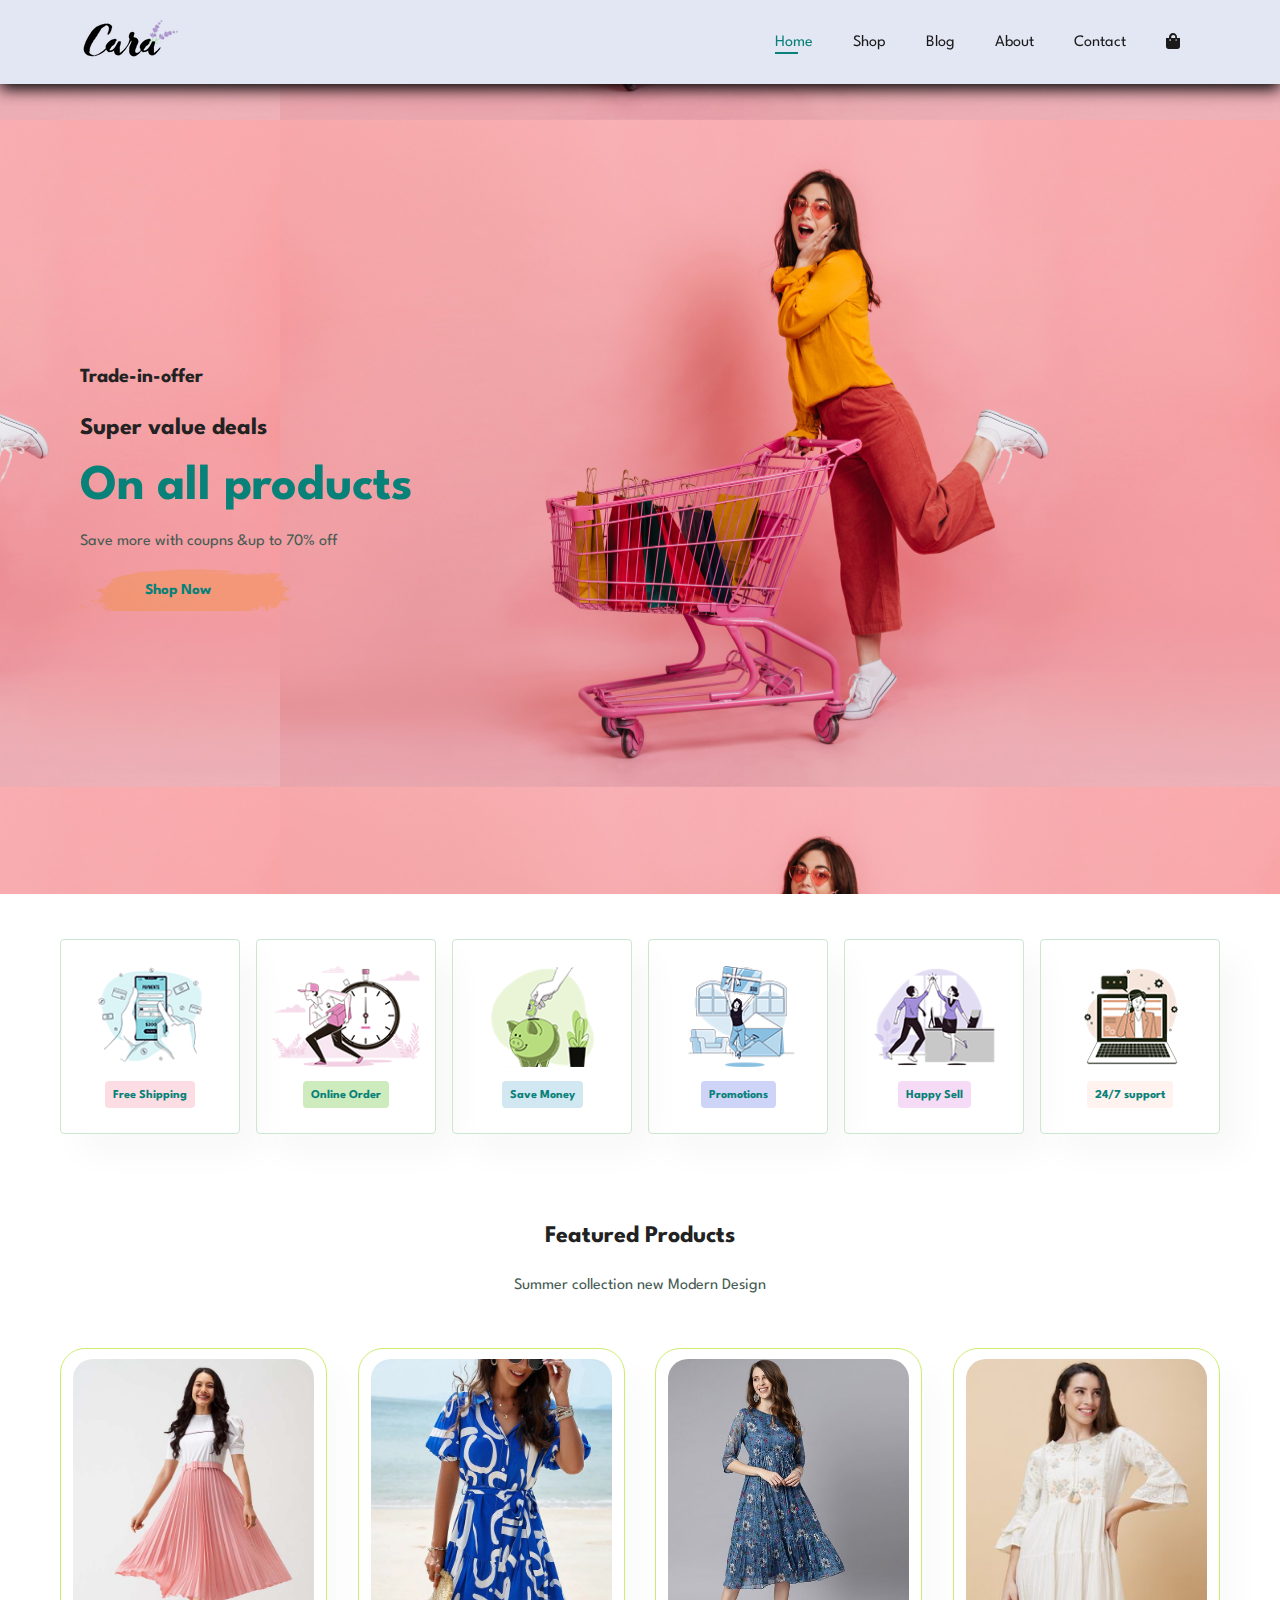
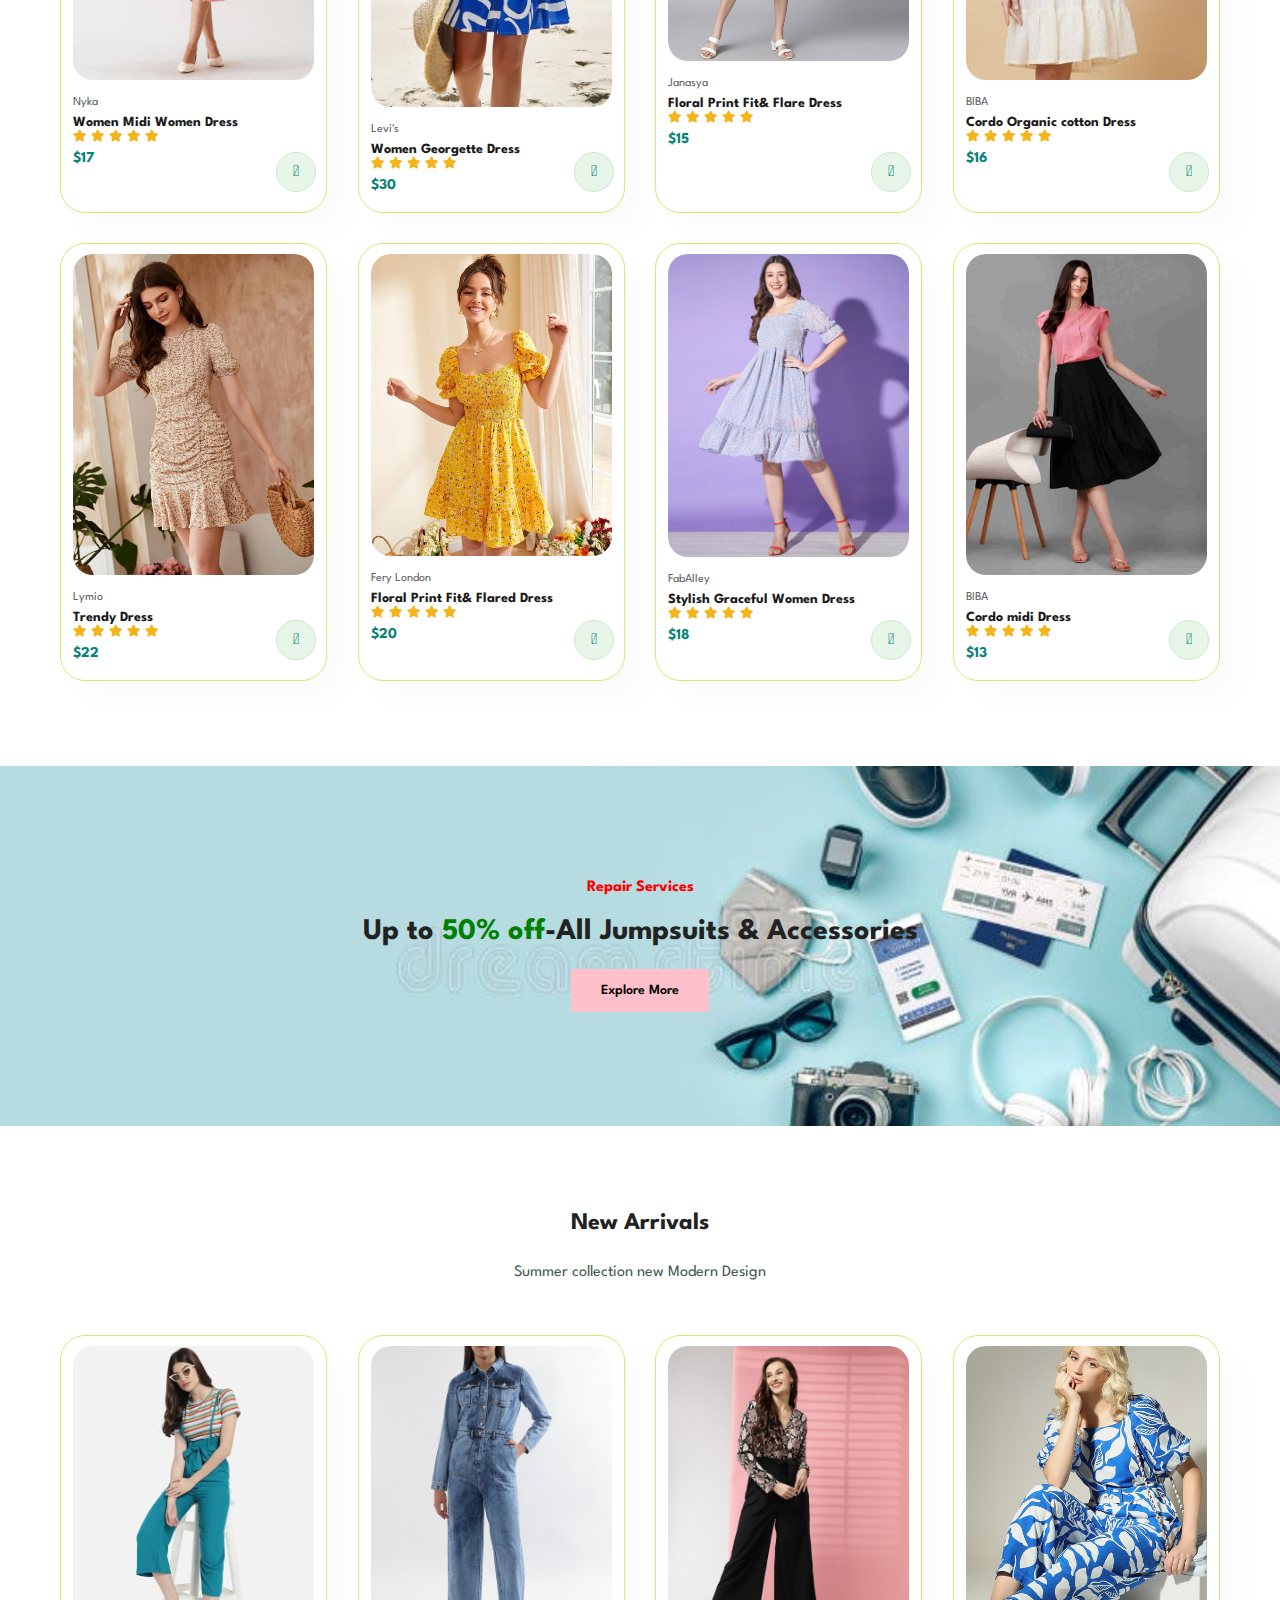
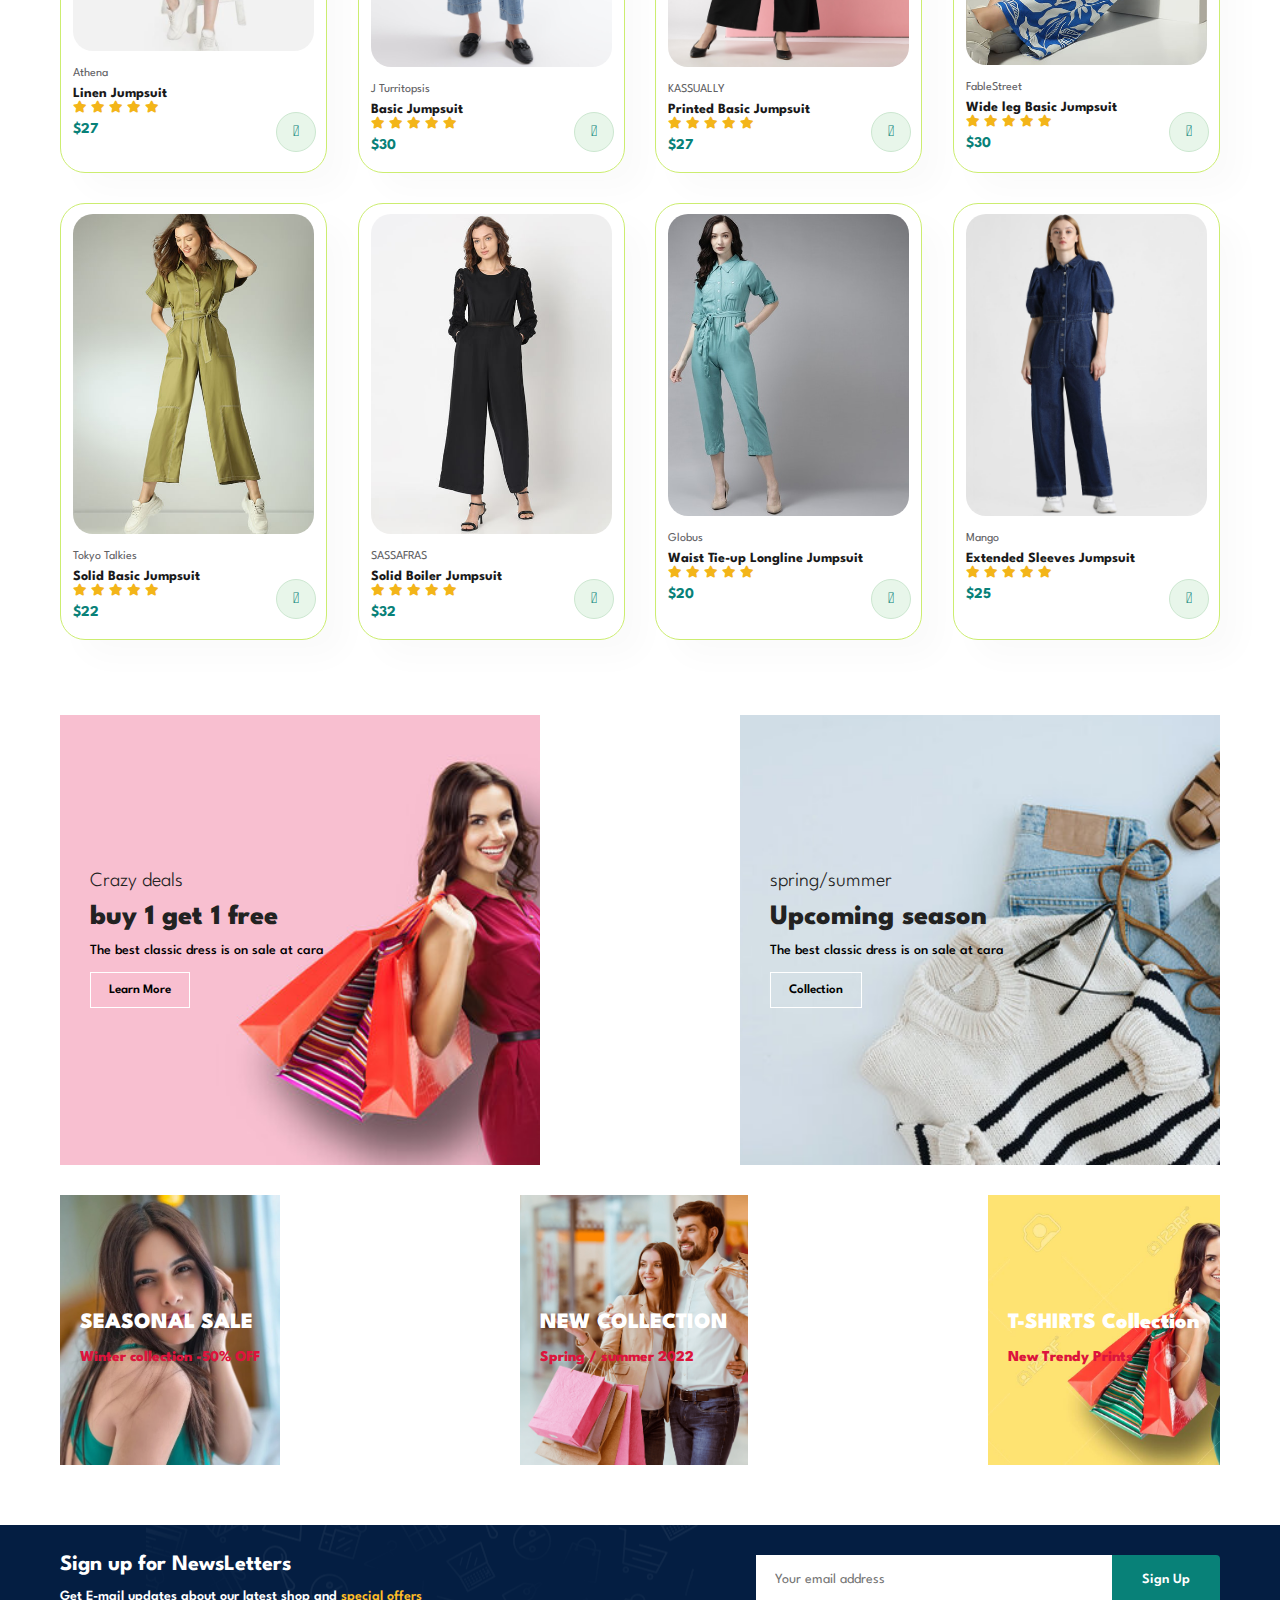
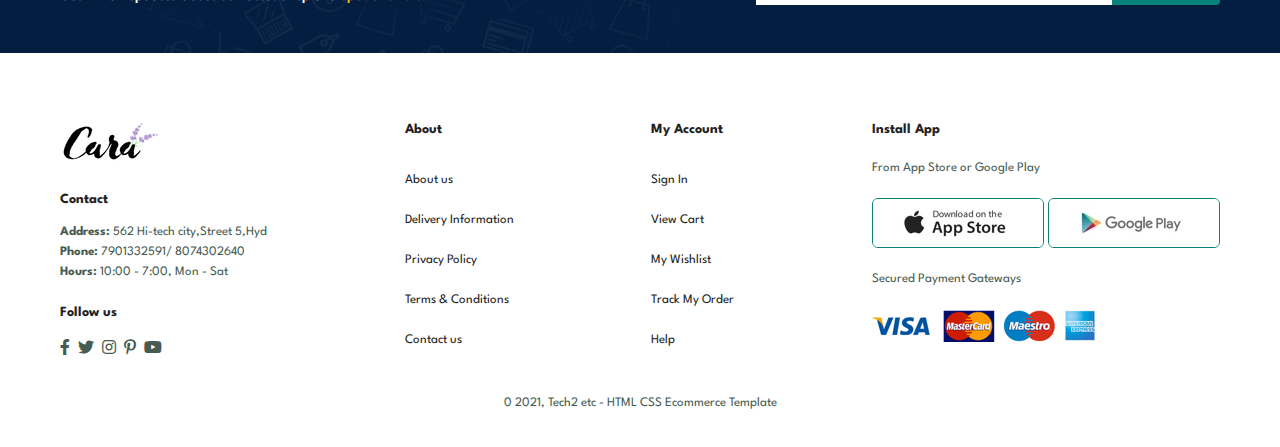
<file: E-Commerce Project/index.html>
<!DOCTYPE html>
<html lang="en">

<head>
    <meta charset="UTF-8">
    <meta http-equiv="X-UA-Compatible" content="IE-edge">
    <meta name="viewport" content="width=device-width,initial-scale=1.0">
    <title>Ecommerce Project</title>
    <link rel="stylesheet" href="https://pro.fontawesome.com/releases/v5.10.0/css/all.css" />
    <link rel="stylesheet" href="style.css">
</head>
<body>
    <section id="header">
       <a href="#"><img src="img/logo.png" class="logo" alt=""></a>

       <div>
          <ul id="navbar">
              <li><a class="active" href="index.html">Home</a></li>
              <li><a href="shop.html">Shop</a></li>
              <li><a href="blog.html">Blog</a></li>
              <li><a href="about.html">About</a></li>
              <li><a href="contact.html">Contact</a></li>
              <li id="lg-bag"><a href="cart.html"><i class="fa fa-shopping-bag" aria-hidden="true"></i></a></li>
              <a href="#" id="close"><i class="far fa-times"></i></a>
          </ul>
       </div>
       <div id="mobile">
        <a href="cart.html"><i class="fa fa-shopping-bag" aria-hidden="true"></i></a>
        <i id="bar" class="fas fa-outdent"></i>
       </div>
    </section>
    <section id="hero">
        <h4>Trade-in-offer</h4>
        <h2>Super value deals</h2>
        <h1>On all products</h1>
        <p>Save more with coupns &up to 70% off </p>
        <button>Shop Now</button>

    </section>

    <section id="feature" class="section-p1">
      <div class="fe-box">
        <img src="img/features/f1.png"alt="">
        <h6>Free Shipping</h6>
      </div>
      <div class="fe-box">
        <img src="img/features/f2.png"alt="">
        <h6>Online Order</h6>
      </div>
      <div class="fe-box">
        <img src="img/features/f3.png"alt="">
        <h6>Save Money</h6>
      </div>
      <div class="fe-box">
        <img src="img/features/f4.png"alt="">
        <h6>Promotions</h6>
      </div>
      <div class="fe-box">
        <img src="img/features/f5.png"alt="">
        <h6>Happy Sell</h6>
      </div>
      <div class="fe-box">
        <img src="img/features/f6.png"alt="">
        <h6>24/7 support</h6>
    </section>
    <section id="product1" class="section-p1">
       <h2>Featured Products</h2>
       <p>Summer collection new Modern Design</p>
       <div class="pro-container">
        <div class="pro">
          <img src="img/products/f1.jpg" alt="">
          <div class="des">
               <span>Nyka</span>
               <h5>Women Midi Women Dress</h5>
               <div class="star">
                   <i class="fas fa-star"></i>
                   <i class="fas fa-star"></i>
                   <i class="fas fa-star"></i>
                   <i class="fas fa-star"></i>
                   <i class="fas fa-star"></i>
               </div>
               <h4>$17</h4>
          </div>
          <a href="#"><i class="fal fa-shopping-cart cart"></i></a>
        </div>
        <div class="pro">
          <img src="img/products/f2.jpg" alt="">
          <div class="des">
               <span>Levi's</span>
               <h5>Women Georgette Dress</h5>
               <div class="star">
                   <i class="fas fa-star"></i>
                   <i class="fas fa-star"></i>
                   <i class="fas fa-star"></i>
                   <i class="fas fa-star"></i>
                   <i class="fas fa-star"></i>
               </div>
               <h4>$30</h4>
          </div>
          <a href="#"><i class="fal fa-shopping-cart cart"></i></a>
        </div>
        <div class="pro">
          <img src="img/products/f3.jpg" alt="">
          <div class="des">
               <span>Janasya</span>
               <h5>Floral Print Fit& Flare Dress</h5>
               <div class="star">
                   <i class="fas fa-star"></i>
                   <i class="fas fa-star"></i>
                   <i class="fas fa-star"></i>
                   <i class="fas fa-star"></i>
                   <i class="fas fa-star"></i>
               </div>
               <h4>$15</h4>
          </div>
          <a href="#"><i class="fal fa-shopping-cart cart"></i></a>
        </div>
        <div class="pro">
          <img src="img/products/f4.jpg" alt="">
          <div class="des">
               <span>BIBA</span>
               <h5>Cordo Organic cotton Dress</h5>
               <div class="star">
                   <i class="fas fa-star"></i>
                   <i class="fas fa-star"></i>
                   <i class="fas fa-star"></i>
                   <i class="fas fa-star"></i>
                   <i class="fas fa-star"></i>
               </div>
               <h4>$16</h4>
          </div>
          <a href="#"><i class="fal fa-shopping-cart cart"></i></a>
        </div>
        <div class="pro">
          <img src="img/products/f5.jpg" alt="">
          <div class="des">
               <span>Lymio</span>
               <h5>Trendy Dress</h5>
               <div class="star">
                   <i class="fas fa-star"></i>
                   <i class="fas fa-star"></i>
                   <i class="fas fa-star"></i>
                   <i class="fas fa-star"></i>
                   <i class="fas fa-star"></i>
               </div>
               <h4>$22</h4>
          </div>
          <a href="#"><i class="fal fa-shopping-cart cart"></i></a>
        </div>
        <div class="pro">
          <img src="img/products/f6.jpg" alt="">
          <div class="des">
               <span>Fery London</span>
               <h5>Floral Print Fit& Flared Dress</h5>
               <div class="star">
                   <i class="fas fa-star"></i>
                   <i class="fas fa-star"></i>
                   <i class="fas fa-star"></i>
                   <i class="fas fa-star"></i>
                   <i class="fas fa-star"></i>
               </div>
               <h4>$20</h4>
          </div>
          <a href="#"><i class="fal fa-shopping-cart cart"></i></a>
        </div>
        <div class="pro">
          <img src="img/products/f7.jpg" alt="">
          <div class="des">
               <span>FabAlley</span>
               <h5>Stylish Graceful Women Dress</h5>
               <div class="star">
                   <i class="fas fa-star"></i>
                   <i class="fas fa-star"></i>
                   <i class="fas fa-star"></i>
                   <i class="fas fa-star"></i>
                   <i class="fas fa-star"></i>
               </div>
               <h4>$18</h4>
          </div>
          <a href="#"><i class="fal fa-shopping-cart cart"></i></a>
        </div>
        <div class="pro">
          <img src="img/products/f8.jpg" alt="">
          <div class="des">
               <span>BIBA</span>
               <h5>Cordo midi Dress</h5>
               <div class="star">
                   <i class="fas fa-star"></i>
                   <i class="fas fa-star"></i>
                   <i class="fas fa-star"></i>
                   <i class="fas fa-star"></i>
                   <i class="fas fa-star"></i>
               </div>
               <h4>$13</h4>
          </div>
          <a href="#"><i class="fal fa-shopping-cart cart"></i></a>
        </div>
       </div>
    </section>
    <section id="banner" class="section-m1">
          <h4>Repair Services</h4>
          <h2>Up to <span>50% off</span>-All Jumpsuits & Accessories</h2>
          <button class="normal">Explore More</button>
    </section>
    <section id="product1" class="section-p1">
      <h2>New Arrivals</h2>
      <p>Summer collection new Modern Design</p>
      <div class="pro-container">
       <div class="pro">
         <img src="img/products/j1.jpg" alt="">
         <div class="des">
              <span>Athena</span>
              <h5>Linen Jumpsuit</h5>
              <div class="star">
                  <i class="fas fa-star"></i>
                  <i class="fas fa-star"></i>
                  <i class="fas fa-star"></i>
                  <i class="fas fa-star"></i>
                  <i class="fas fa-star"></i>
              </div>
              <h4>$27</h4>
         </div>
         <a href="#"><i class="fal fa-shopping-cart cart"></i></a>
       </div>
       <div class="pro">
         <img src="img/products/j2.jpg" alt="">
         <div class="des">
              <span>J Turritopsis</span>
              <h5>Basic Jumpsuit</h5>
              <div class="star">
                  <i class="fas fa-star"></i>
                  <i class="fas fa-star"></i>
                  <i class="fas fa-star"></i>
                  <i class="fas fa-star"></i>
                  <i class="fas fa-star"></i>
              </div>
              <h4>$30</h4>
         </div>
         <a href="#"><i class="fal fa-shopping-cart cart"></i></a>
       </div>
       <div class="pro">
         <img src="img/products/j3.jpg" alt="">
         <div class="des">
              <span>KASSUALLY</span>
              <h5>Printed Basic Jumpsuit </h5>
              <div class="star">
                  <i class="fas fa-star"></i>
                  <i class="fas fa-star"></i>
                  <i class="fas fa-star"></i>
                  <i class="fas fa-star"></i>
                  <i class="fas fa-star"></i>
              </div>
              <h4>$27</h4>
         </div>
         <a href="#"><i class="fal fa-shopping-cart cart"></i></a>
       </div>
       <div class="pro">
         <img src="img/products/j4.jpg" alt="">
         <div class="des">
              <span>FableStreet</span>
              <h5>Wide leg Basic Jumpsuit</h5>
              <div class="star">
                  <i class="fas fa-star"></i>
                  <i class="fas fa-star"></i>
                  <i class="fas fa-star"></i>
                  <i class="fas fa-star"></i>
                  <i class="fas fa-star"></i>
              </div>
              <h4>$30</h4>
         </div>
         <a href="#"><i class="fal fa-shopping-cart cart"></i></a>
       </div>
       <div class="pro">
         <img src="img/products/j5.jpg" alt="">
         <div class="des">
              <span>Tokyo Talkies</span>
              <h5>Solid Basic Jumpsuit</h5>
              <div class="star">
                  <i class="fas fa-star"></i>
                  <i class="fas fa-star"></i>
                  <i class="fas fa-star"></i>
                  <i class="fas fa-star"></i>
                  <i class="fas fa-star"></i>
              </div>
              <h4>$22</h4>
         </div>
         <a href="#"><i class="fal fa-shopping-cart cart"></i></a>
       </div>
       <div class="pro">
         <img src="img/products/j6.jpg" alt="">
         <div class="des">
              <span>SASSAFRAS</span>
              <h5>Solid Boiler Jumpsuit</h5>
              <div class="star">
                  <i class="fas fa-star"></i>
                  <i class="fas fa-star"></i>
                  <i class="fas fa-star"></i>
                  <i class="fas fa-star"></i>
                  <i class="fas fa-star"></i>
              </div>
              <h4>$32</h4>
         </div>
         <a href="#"><i class="fal fa-shopping-cart cart"></i></a>
       </div>
       <div class="pro">
         <img src="img/products/j7.jpg" alt="">
         <div class="des">
              <span>Globus</span>
              <h5>Waist Tie-up Longline Jumpsuit</h5>
              <div class="star">
                  <i class="fas fa-star"></i>
                  <i class="fas fa-star"></i>
                  <i class="fas fa-star"></i>
                  <i class="fas fa-star"></i>
                  <i class="fas fa-star"></i>
              </div>
              <h4>$20</h4>
         </div>
         <a href="#"><i class="fal fa-shopping-cart cart"></i></a>
       </div>
       <div class="pro">
         <img src="img/products/j8.jpg" alt="">
         <div class="des">
              <span>Mango</span>
              <h5>Extended Sleeves Jumpsuit</h5>
              <div class="star">
                  <i class="fas fa-star"></i>
                  <i class="fas fa-star"></i>
                  <i class="fas fa-star"></i>
                  <i class="fas fa-star"></i>
                  <i class="fas fa-star"></i>
              </div>
              <h4>$25</h4>
         </div>
         <a href="#"><i class="fal fa-shopping-cart cart"></i></a>
       </div>
      </div>
    </section>
    <section id="sm-banner" class="section-p1">
      <div class="banner-box">
        <h4>Crazy deals</h4>
        <h2>buy 1 get 1 free</h2>
        <span>The best classic dress is on sale at cara</span>
        <button class="white">Learn More</button>
      </div>
      <div class="banner-box banner-box2">
        <h4>spring/summer</h4>
        <h2>Upcoming season</h2>
        <span>The best classic dress is on sale at cara</span>
        <button class="white"> Collection</button>
      </div>
    </section>
    <section id="banner3">
      <div class="banner-box">
        <h2>SEASONAL SALE</h2>
        <h3>Winter collection -50% OFF</h3>
      </div>
      <div class="banner-box banner-box2">
        <h2>NEW  COLLECTION</h2>
        <h3>Spring / summer 2022</h3>
      </div>
      <div class="banner-box banner-box3">
        <h2>T-SHIRTS  Collection</h2>
        <h3>New Trendy Prints</h3>
      </div>
    </section>
    <section id="newsletter" class="section-p1 section-m1">
      <div class="newstext">
           <h4>Sign up for NewsLetters</h4>
           <p>Get E-mail updates about our latest shop and <span>special offers</span></p>
      </div>
      <div class="form">
        <input type="text" placeholder="Your email address">
        <button class="normal">Sign Up</button>

      </div>
    </section>
    <footer class="section-p1">
      <div  class="col">
         <img class="logo" src="img/logo.png" alt="">
         <h4>Contact</h4>
         <p><strong>Address: </strong>562 Hi-tech city,Street 5,Hyd</p>
         <p><strong>Phone: </strong>7901332591/ 8074302640</p>
         <p><strong>Hours: </strong> 10:00 - 7:00, Mon - Sat</p>
         <div class="follow">
          <h4>Follow us</h4>
          <div class="icon">
            <i class="fab fa-facebook-f"></i>
            <i class="fab fa-twitter"></i>
            <i class="fab fa-instagram"></i>
            <i class="fab fa-pinterest-p"></i>
            <i class="fab fa-youtube"></i>
          </div>
         </div>
      </div>
      <div class="col">
        <h4>About</h4>
         <a href="#">About us</a>
         <a href="#">Delivery Information</a>
         <a href="#">Privacy Policy</a>
         <a href="#">Terms & Conditions</a>
         <a href="#">Contact us</a>
      </div>
      <div class="col">
        <h4>My Account</h4>
         <a href="#">Sign In</a>
         <a href="#">View Cart</a>
         <a href="#">My Wishlist</a>
         <a href="#">Track My Order</a>
         <a href="#">Help</a>
      </div>
      <div class="col install">
         <h4>Install App</h4>
         <p>From App Store or Google Play</p>
         <div class="row">
          <img src="img/pay/app.jpg" alt="">
          <img src="img/pay/play.jpg" alt="">
         </div>
         <p>Secured Payment Gateways</p>
         <img src="img/pay/pay.png" alt="">
      </div>
      <div class="copyright">
          <p>0 2021, Tech2 etc - HTML CSS Ecommerce Template</p>
      </div>
    </footer>
       <script src="script.js"></script>
</body>
</file>
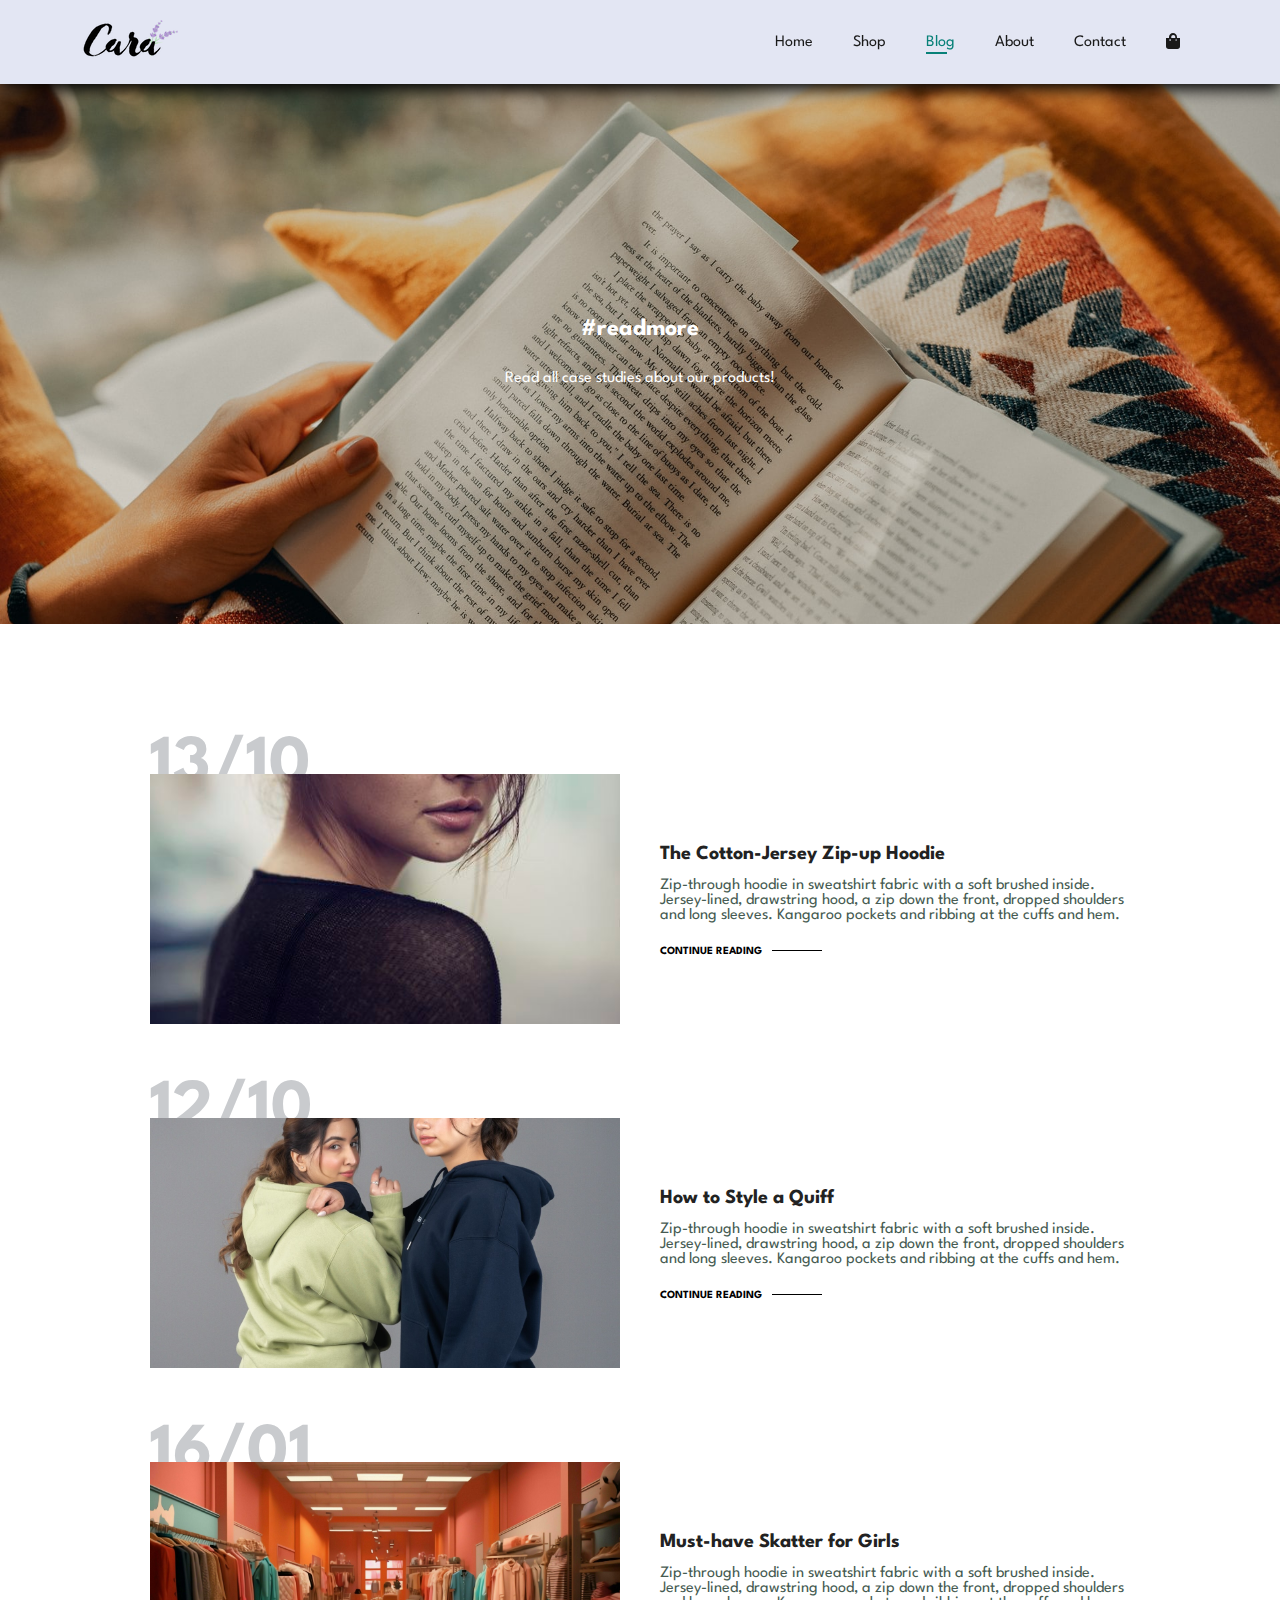
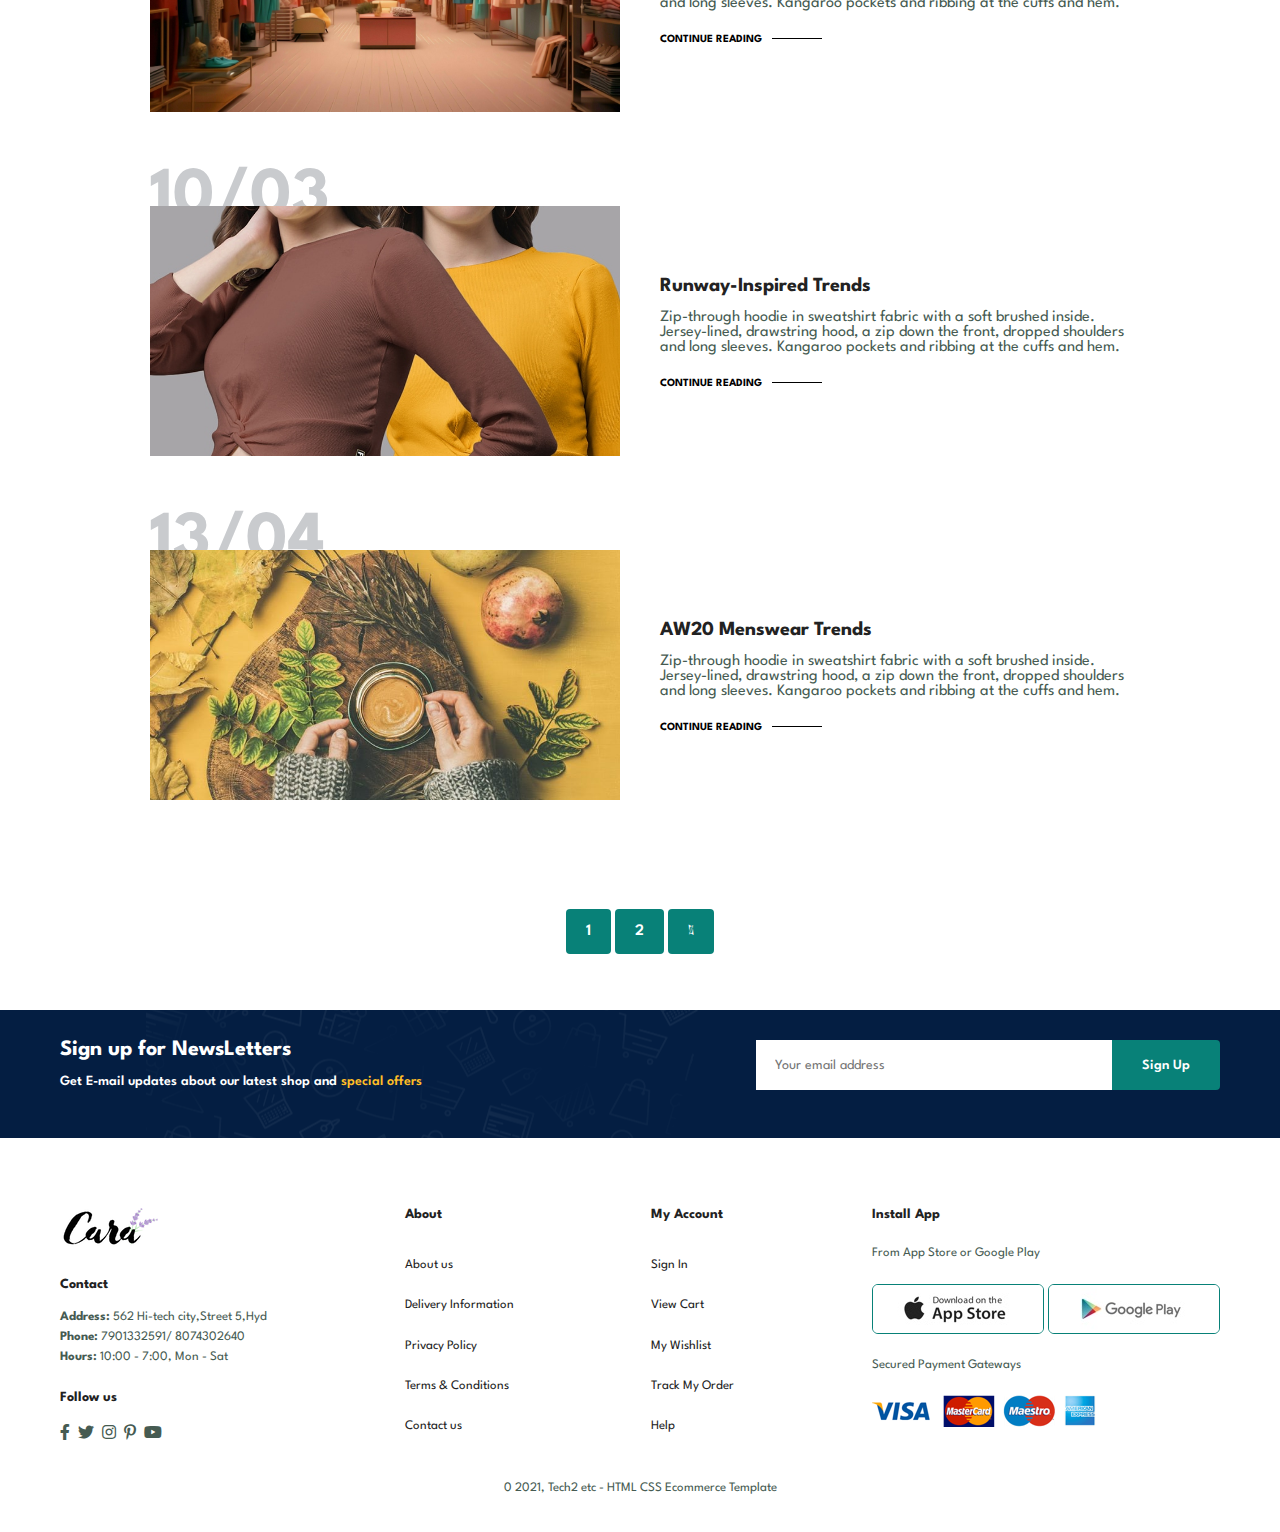
<file: E-Commerce Project/blog.html>
<!DOCTYPE html>
<html lang="en">

<head>
    <meta charset="UTF-8">
    <meta http-equiv="X-UA-Compatible" content="IE-edge">
    <meta name="viewport" content="width=device-width,initial-scale=1.0">
    <title>Ecommerce Project</title>
    <link rel="stylesheet" href="https://pro.fontawesome.com/releases/v5.10.0/css/all.css" />
    <link rel="stylesheet" href="style.css">
</head>
<body>
    <section id="header">
       <a href="#"><img src="img/logo.png" class="logo" alt=""></a>

       <div>
          <ul id="navbar">
              <li><a  href="index.html">Home</a></li>
              <li><a  href="shop.html">Shop</a></li>
              <li><a class="active" href="blog.html">Blog</a></li>
              <li><a href="about.html">About</a></li>
              <li><a href="contact.html">Contact</a></li>
              <li id="lg-bag"><a href="cart.html"><i class="fa fa-shopping-bag" aria-hidden="true"></i></a></li>
              <a href="#" id="close"><i class="far fa-times"></i></a>
          </ul>
       </div>
       <div id="mobile">
        <a href="cart.html"><i class="fa fa-shopping-bag" aria-hidden="true"></i></a>
        <i id="bar" class="fas fa-outdent"></i>
       </div>
    </section>
    <section id="page-header" class="blog-header">
        <h2>#readmore</h2>
        <p>Read all case studies about our products!</p>
    </section>
    <section id="blog">
        <div class="blog-box">
            <div class="blog-img">
                <img src="img/blog/b1.jpg" alt="">
            </div>
        <div class="blog-details">
            <h4>The Cotton-Jersey Zip-up Hoodie</h4>
            <p>Zip-through hoodie in sweatshirt fabric with a soft brushed inside. 
            Jersey-lined, drawstring hood, a zip down the front, dropped shoulders and long sleeves.
            Kangaroo pockets and ribbing at the cuffs and hem.</p>
            <a href="#">CONTINUE READING</a>
        </div>
        <h1>13/10</h1>
        </div>
        <div class="blog-box">
            <div class="blog-img">
                <img src="img/blog/b2.jpg" alt="">
            </div>
        <div class="blog-details">
            <h4>How to Style a Quiff</h4>
            <p>Zip-through hoodie in sweatshirt fabric with a soft brushed inside. 
            Jersey-lined, drawstring hood, a zip down the front, dropped shoulders and long sleeves.
            Kangaroo pockets and ribbing at the cuffs and hem.</p>
            <a href="#">CONTINUE READING</a>
        </div>
        <h1>12/10</h1>
        </div>
        <div class="blog-box">
            <div class="blog-img">
                <img src="img/blog/b3.jpg" alt="">
            </div>
        <div class="blog-details">
            <h4>Must-have Skatter for Girls</h4>
            <p>Zip-through hoodie in sweatshirt fabric with a soft brushed inside. 
            Jersey-lined, drawstring hood, a zip down the front, dropped shoulders and long sleeves.
            Kangaroo pockets and ribbing at the cuffs and hem.</p>
            <a href="#">CONTINUE READING</a>
        </div>
        <h1>16/01</h1>
        </div>
        <div class="blog-box">
            <div class="blog-img">
                <img src="img/blog/b4.jpg" alt="">
            </div>
        <div class="blog-details">
            <h4>Runway-Inspired Trends</h4>
            <p>Zip-through hoodie in sweatshirt fabric with a soft brushed inside. 
            Jersey-lined, drawstring hood, a zip down the front, dropped shoulders and long sleeves.
            Kangaroo pockets and ribbing at the cuffs and hem.</p>
            <a href="#">CONTINUE READING</a>
        </div>
        <h1>10/03</h1>
        </div>
        <div class="blog-box">
            <div class="blog-img">
                <img src="img/blog/b5.jpg" alt="">
            </div>
        <div class="blog-details">
            <h4>AW20 Menswear Trends</h4>
            <p>Zip-through hoodie in sweatshirt fabric with a soft brushed inside. 
            Jersey-lined, drawstring hood, a zip down the front, dropped shoulders and long sleeves.
            Kangaroo pockets and ribbing at the cuffs and hem.</p>
            <a href="#">CONTINUE READING</a>
        </div>
        <h1>13/04</h1>
        </div>
    </section>
   
    <section id="pagination" class="section-p1">
       <a href="#">1</a>
       <a href="#">2</a>
       <a href="#"><i class="fal fa-long-arrow-alt-right"></i></a>
    </section>
    
    <section id="newsletter" class="section-p1 section-m1">
      <div class="newstext">
           <h4>Sign up for NewsLetters</h4>
           <p>Get E-mail updates about our latest shop and <span>special offers</span></p>
      </div>
      <div class="form">
        <input type="text" placeholder="Your email address">
        <button class="normal">Sign Up</button>

      </div>
    </section>

    <footer class="section-p1">
      <div  class="col">
         <img class="logo" src="img/logo.png" alt="">
         <h4>Contact</h4>
         <p><strong>Address: </strong>562 Hi-tech city,Street 5,Hyd</p>
         <p><strong>Phone: </strong>7901332591/ 8074302640</p>
         <p><strong>Hours: </strong> 10:00 - 7:00, Mon - Sat</p>
         <div class="follow">
          <h4>Follow us</h4>
          <div class="icon">
            <i class="fab fa-facebook-f"></i>
            <i class="fab fa-twitter"></i>
            <i class="fab fa-instagram"></i>
            <i class="fab fa-pinterest-p"></i>
            <i class="fab fa-youtube"></i>
          </div>
         </div>
      </div>
      <div class="col">
        <h4>About</h4>
         <a href="#">About us</a>
         <a href="#">Delivery Information</a>
         <a href="#">Privacy Policy</a>
         <a href="#">Terms & Conditions</a>
         <a href="#">Contact us</a>
      </div>
      <div class="col">
        <h4>My Account</h4>
         <a href="#">Sign In</a>
         <a href="#">View Cart</a>
         <a href="#">My Wishlist</a>
         <a href="#">Track My Order</a>
         <a href="#">Help</a>
      </div>
      <div class="col install">
         <h4>Install App</h4>
         <p>From App Store or Google Play</p>
         <div class="row">
          <img src="img/pay/app.jpg" alt="">
          <img src="img/pay/play.jpg" alt="">
         </div>
         <p>Secured Payment Gateways</p>
         <img src="img/pay/pay.png" alt="">
      </div>
      <div class="copyright">
          <p>0 2021, Tech2 etc - HTML CSS Ecommerce Template</p>
      </div>
    </footer>

       <script src="script.js"></script>
</body>
</file>
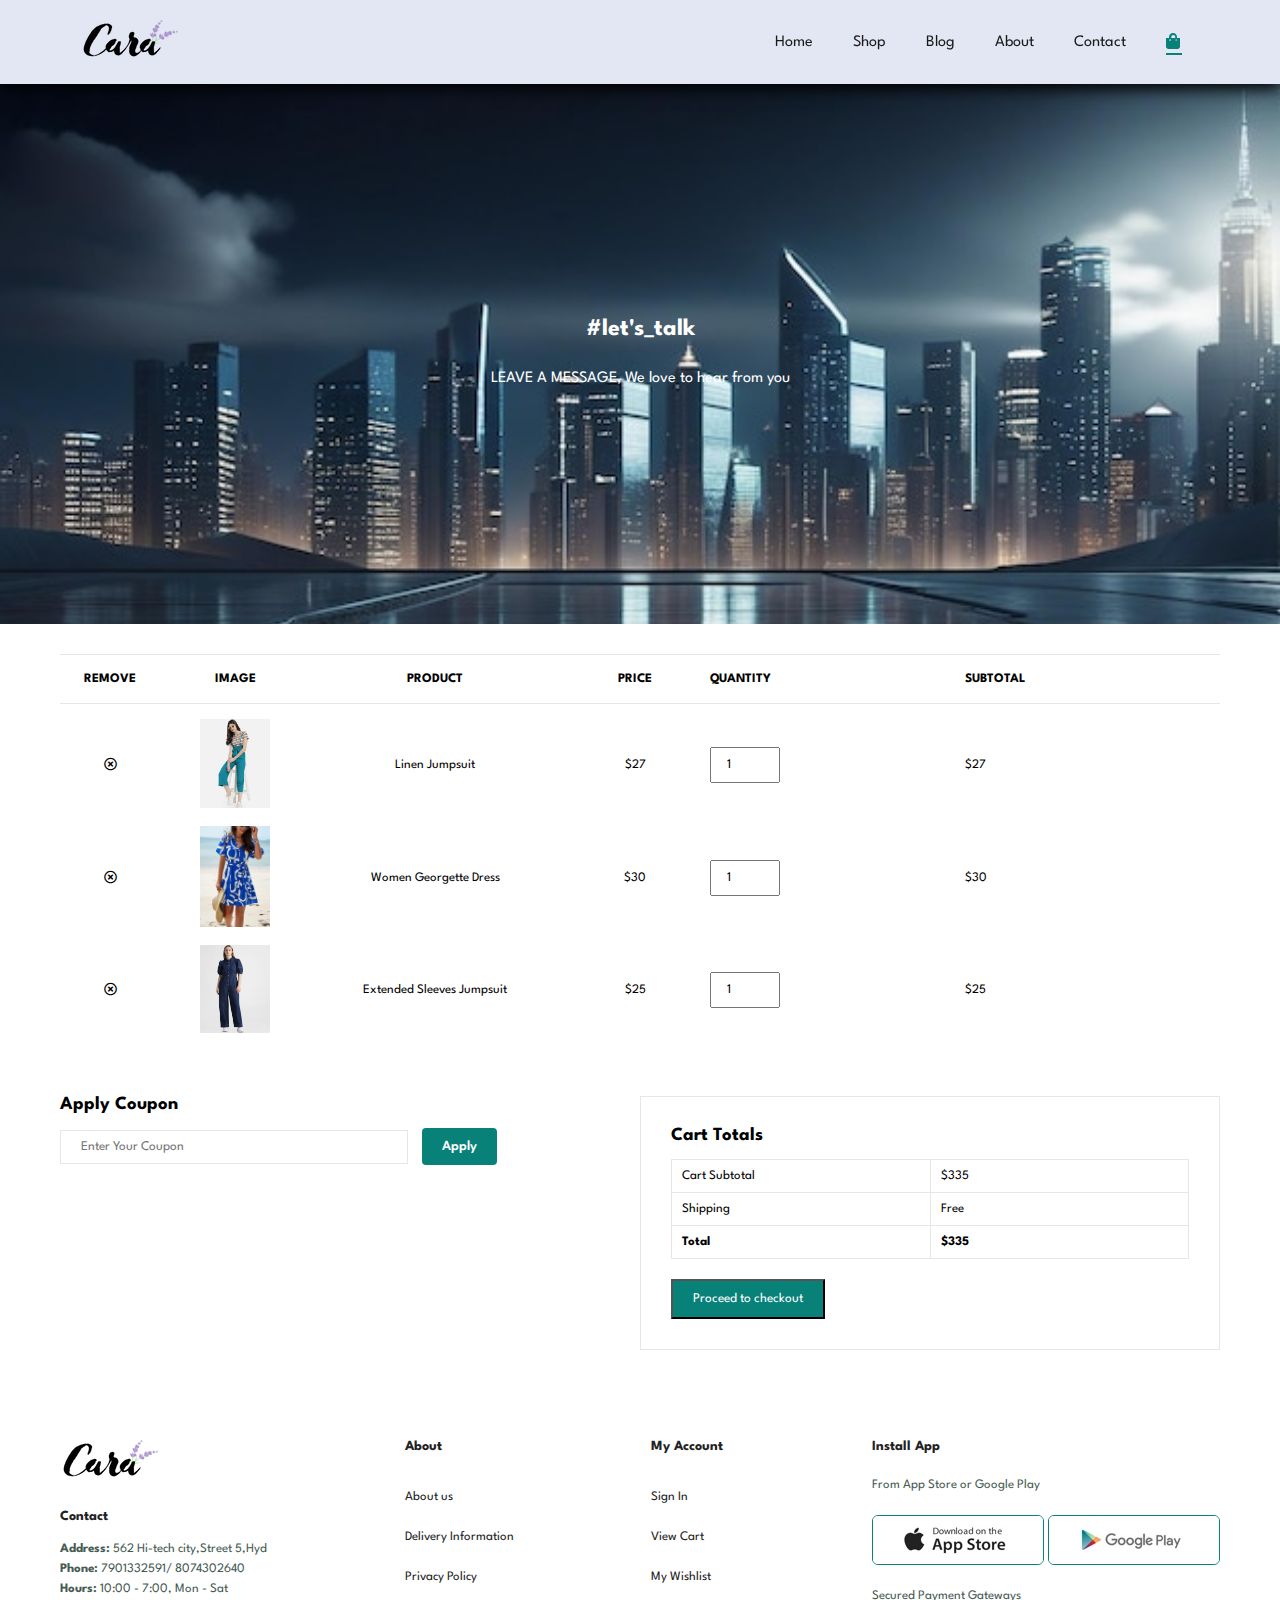
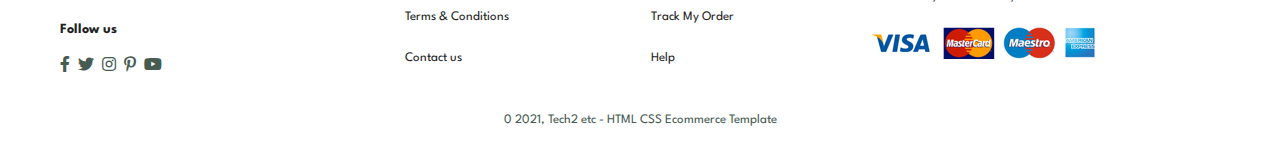
<file: E-Commerce Project/cart.html>
<!DOCTYPE html>
<html lang="en">

<head>
    <meta charset="UTF-8">
    <meta http-equiv="X-UA-Compatible" content="IE-edge">
    <meta name="viewport" content="width=device-width,initial-scale=1.0">
    <title>Ecommerce Project</title>
    <link rel="stylesheet" href="https://pro.fontawesome.com/releases/v5.10.0/css/all.css" />
    <link rel="stylesheet" href="style.css">
</head>
<body>
    <section id="header">
       <a href="#"><img src="img/logo.png" class="logo" alt=""></a>

       <div>
          <ul id="navbar">
              <li><a  href="index.html">Home</a></li>
              <li><a  href="shop.html">Shop</a></li>
              <li><a  href="blog.html">Blog</a></li>
              <li><a  href="about.html">About</a></li>
              <li><a  href="contact.html">Contact</a></li>
              <li id="lg-bag"><a class="active" href="cart.html"><i class="fa fa-shopping-bag" aria-hidden="true"></i></a></li>
              <a href="#" id="close"><i class="far fa-times"></i></a>
          </ul>
       </div>
       <div id="mobile">
        <a href="cart.html"><i class="fa fa-shopping-bag" aria-hidden="true"></i></a>
        <i id="bar" class="fas fa-outdent"></i>
       </div>
    </section>
    <section id="page-header" class="about-header">
        <h2>#let's_talk</h2>
        <p>LEAVE A MESSAGE, We love to hear from you</p>
    </section>
    <section id="cart" class="section-p1">
       <table width="100%"> 
         <thead>
            <tr>
                <td>Remove</td>
                <td>Image</td>
                <td>Product</td>
                <td>Price</td>
                <td>Quantity</td>
                <td>Subtotal</td>
            </tr>
         </thead>
         <tbody>
            <tr> 
                <td><a href="#"></a> <i class="far fa-times-circle"></i></a></td>
                <td><img src="img/products/j1.jpg" alt=""></td>
                <td>Linen Jumpsuit</td>
                <td>$27</td>
                <td><input type="number" value="1"></td>
                <td> $27</td>
            </tr>
            <tr> 
                <td><a href="#"></a> <i class="far fa-times-circle"></i></a></td>
                <td><img src="img/products/f2.jpg" alt=""></td>
                <td>Women Georgette Dress</td>
                <td>$30</td>
                <td><input type="number" value="1"></td>
                <td>$30</td>
            </tr>
            <tr> 
                <td><a href="#"></a> <i class="far fa-times-circle"></i></a></td>
                <td><img src="img/products/j8.jpg" alt=""></td>
                <td>Extended Sleeves Jumpsuit</td>
                <td>$25</td>
                <td><input type="number" value="1"></td>
                <td> $25</td>
            </tr>
         </tbody>
       </table>
    </section>
    <section id="cart-add" class="section-p1">
        <div id="coupon">
            <h3>Apply Coupon</h3>
            <div>
                <input type ="text" placeholder="Enter Your Coupon">
                <button class="normal">Apply</button>
            </div>
        </div>
        <div id="subtotal">
            <h3> Cart Totals</h3>
            <table>
                <tr>
                    <td>Cart Subtotal </td>
                    <td>$335</td>
                </tr>
                <tr>
                    <td>Shipping </td>
                    <td>Free</td>
                </tr>
                <tr> 
                    <td><strong>Total</strong></td>
                    <td><strong>$335</strong></td>
                </tr>
            </table>
            <button>Proceed to checkout</button>
        </div>
    </section>
    <footer class="section-p1">
      <div  class="col">
         <img class="logo" src="img/logo.png" alt="">
         <h4>Contact</h4>
         <p><strong>Address: </strong>562 Hi-tech city,Street 5,Hyd</p>
         <p><strong>Phone: </strong>7901332591/ 8074302640</p>
         <p><strong>Hours: </strong> 10:00 - 7:00, Mon - Sat</p>
         <div class="follow">
          <h4>Follow us</h4>
          <div class="icon">
            <i class="fab fa-facebook-f"></i>
            <i class="fab fa-twitter"></i>
            <i class="fab fa-instagram"></i>
            <i class="fab fa-pinterest-p"></i>
            <i class="fab fa-youtube"></i>
          </div>
         </div>
      </div>
      <div class="col">
        <h4>About</h4>
         <a href="#">About us</a>
         <a href="#">Delivery Information</a>
         <a href="#">Privacy Policy</a>
         <a href="#">Terms & Conditions</a>
         <a href="#">Contact us</a>
      </div>
      <div class="col">
        <h4>My Account</h4>
         <a href="#">Sign In</a>
         <a href="#">View Cart</a>
         <a href="#">My Wishlist</a>
         <a href="#">Track My Order</a>
         <a href="#">Help</a>
      </div>
      <div class="col install">
         <h4>Install App</h4>
         <p>From App Store or Google Play</p>
         <div class="row">
          <img src="img/pay/app.jpg" alt="">
          <img src="img/pay/play.jpg" alt="">
         </div>
         <p>Secured Payment Gateways</p>
         <img src="img/pay/pay.png" alt="">
      </div>
      <div class="copyright">
          <p>0 2021, Tech2 etc - HTML CSS Ecommerce Template</p>
      </div>
    </footer>

       <script src="script.js"></script>
</body>
</file>
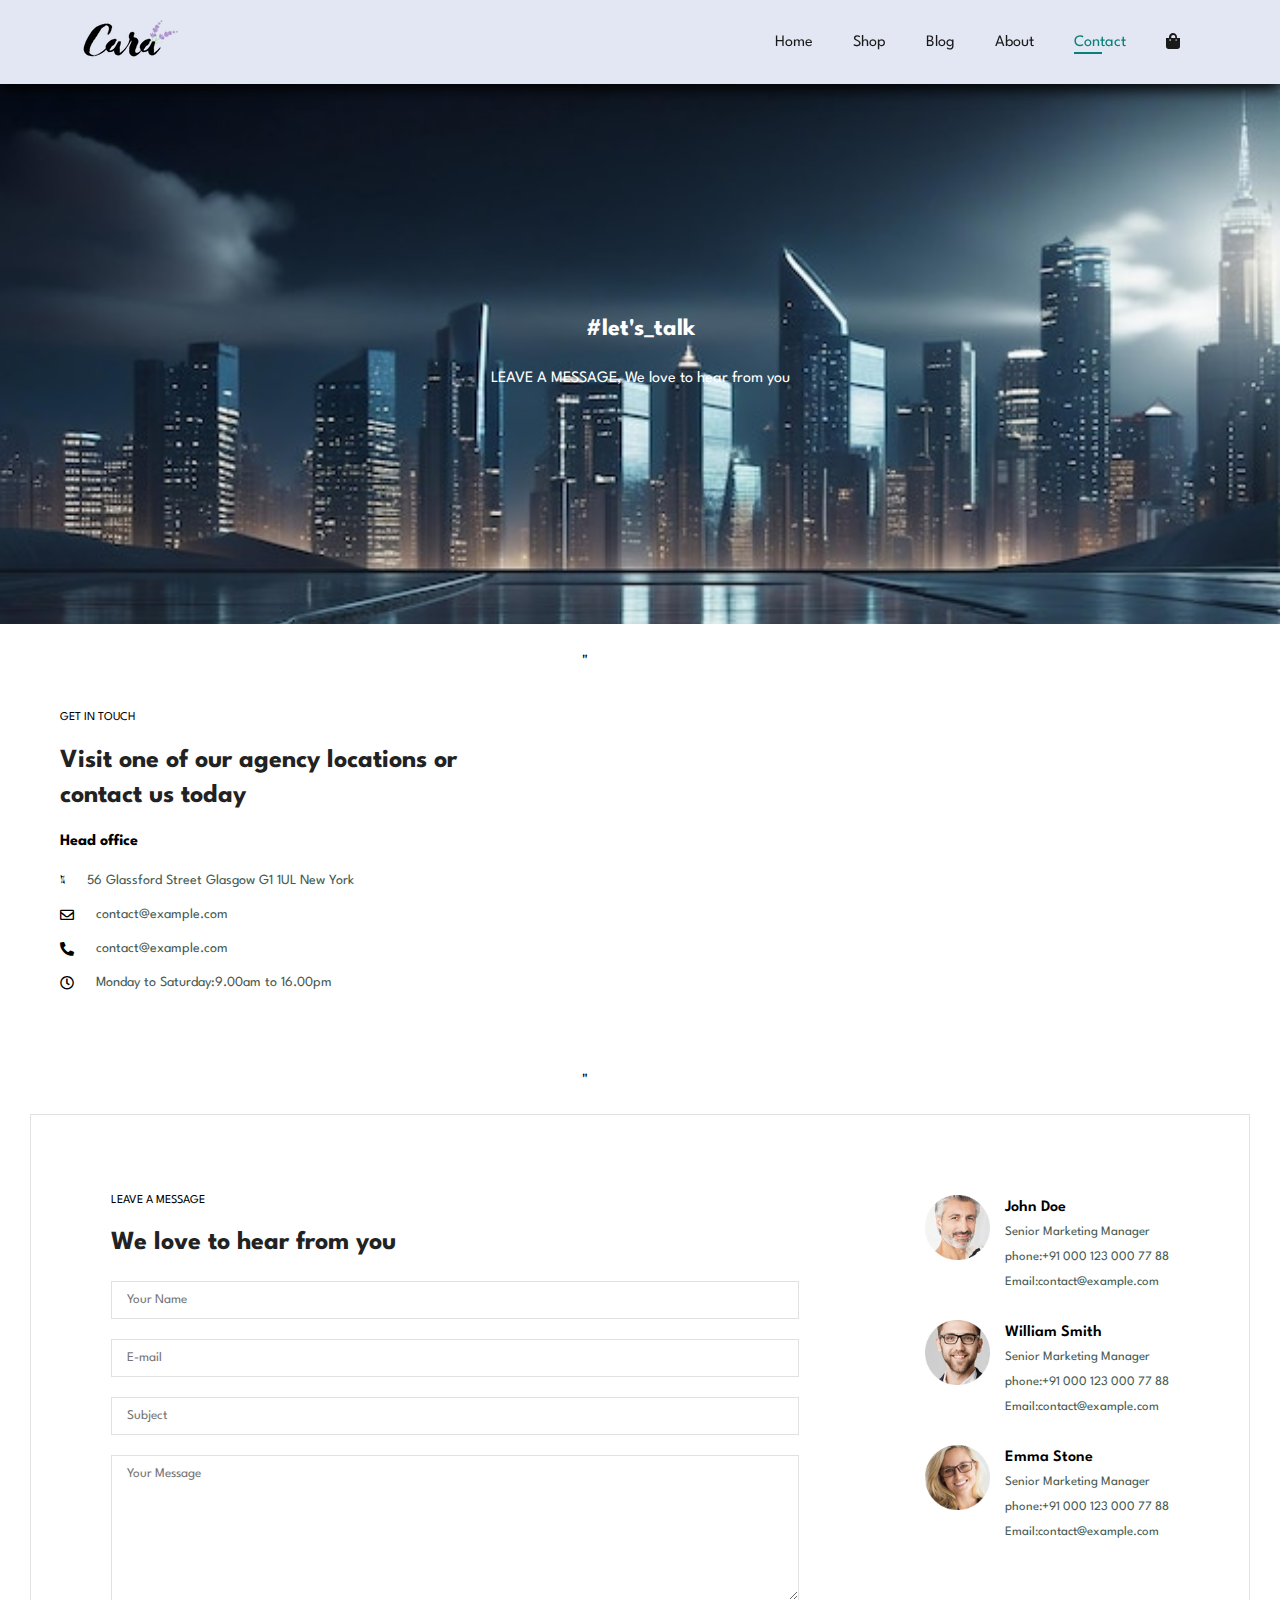
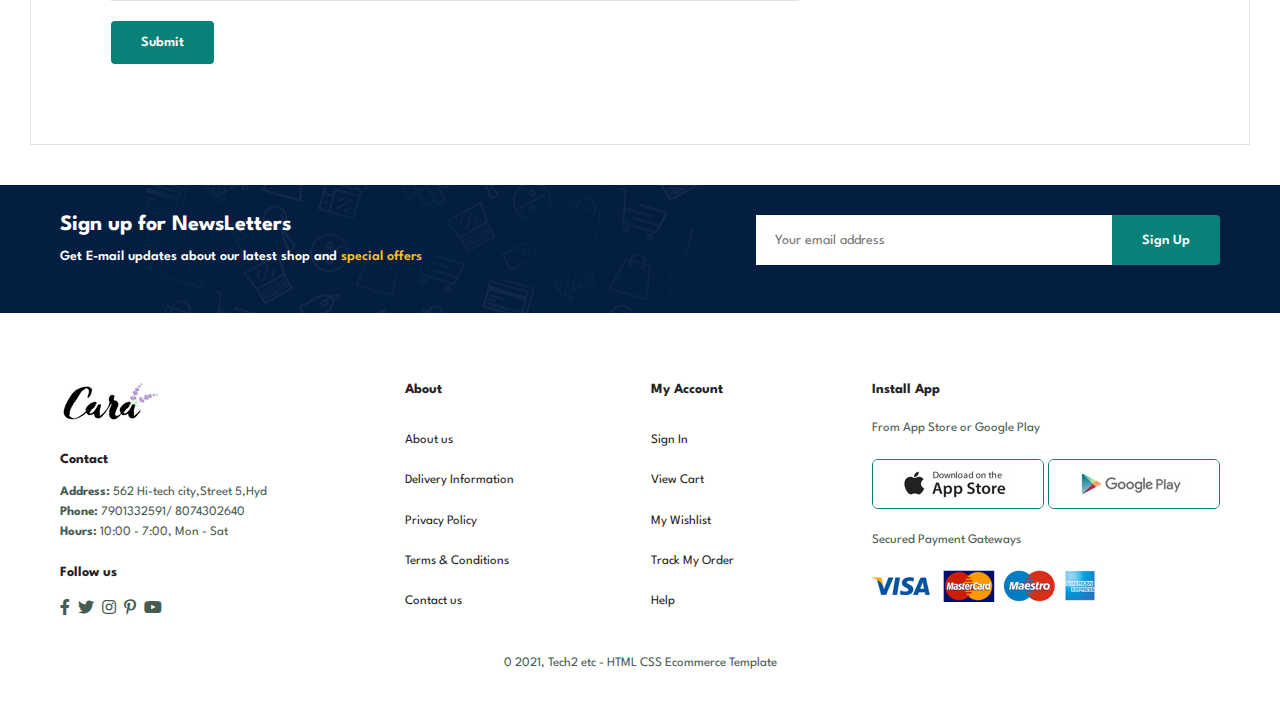
<file: E-Commerce Project/contact.html>
<!DOCTYPE html>
<html lang="en">

<head>
    <meta charset="UTF-8">
    <meta http-equiv="X-UA-Compatible" content="IE-edge">
    <meta name="viewport" content="width=device-width,initial-scale=1.0">
    <title>Ecommerce Project</title>
    <link rel="stylesheet" href="https://pro.fontawesome.com/releases/v5.10.0/css/all.css" />
    <link rel="stylesheet" href="style.css">
</head>
<body>
    <section id="header">
       <a href="#"><img src="img/logo.png" class="logo" alt=""></a>

       <div>
          <ul id="navbar">
              <li><a  href="index.html">Home</a></li>
              <li><a  href="shop.html">Shop</a></li>
              <li><a  href="blog.html">Blog</a></li>
              <li><a  href="about.html">About</a></li>
              <li><a class="active" href="contact.html">Contact</a></li>
              <li id="lg-bag"><a href="cart.html"><i class="fa fa-shopping-bag" aria-hidden="true"></i></a></li>
              <a href="#" id="close"><i class="far fa-times"></i></a>
          </ul>
       </div>
       <div id="mobile">
        <a href="cart.html"><i class="fa fa-shopping-bag" aria-hidden="true"></i></a>
        <i id="bar" class="fas fa-outdent"></i>
       </div>
    </section>
    <section id="page-header" class="about-header">
        <h2>#let's_talk</h2>
        <p>LEAVE A MESSAGE, We love to hear from you</p>
    </section>
    <section id="contact-details" class="section-p1">
    <div class="details"> 
      <span> GET IN TOUCH</span>
      <h2>Visit one of our agency locations or contact us today</h2>
      <h3>Head office</h3>
      <div> 
        <li>
          <i class="fal fa-map"></i>
          <p> 56 Glassford Street Glasgow G1 1UL New York</p>
        </li>
        <li>
          <i class="far fa-envelope"></i>
          <p>contact@example.com</p>
      </li>
      <li>
        <i class="fas fa-phone-alt"></i>
        <p>contact@example.com</p>
    </li>
    <li>
      <i class="far fa-clock"></i>
      <p>Monday to Saturday:9.00am to 16.00pm</p>
  </li>
      </div>
    </div>
    <div class="map">
      "<iframe src="https://www.google.com/maps/embed?pb=!1m18!1m12!1m3!1d3805.
      2982987214023!2d78.3913929!3d17.493268199999996!2m3!1f0!2f0!3f0!3m2!1i1024!2i768!4f13.
      1!3m3!1m2!1s0x3bcb9186c9216501%3A0x5b92f2e1fd8fc012!2sJawaharlal%20Nehru%20Technological%20University%20Hyderabad!5
      e0!3m2!1sen!2sin!4v1717987440187!5m2!1sen!2sin" width="600" height="450"
      style="border:0;" allowfullscreen="" loading="lazy" referrerpolicy="no-referrer-when-downgrade"></iframe>"
    </div>
    </section>
    <section id="form-details">
      <form action="">
        <span>LEAVE A MESSAGE</span>
        <h2> We love to hear from you</h2>
        <input type="text" placeholder="Your Name">
        <input type="text" placeholder="E-mail">
        <input type="text" placeholder="Subject">
        <textarea name="" id="" cols="30" rows="10" placeholder="Your Message"></textarea>
        <button class="normal">Submit</button>
      </form>
      <div class="people">
        <div>
          <img src="img/people/1.png" alt="">
           <p><span>John Doe</span> Senior Marketing Manager<br> phone:+91 000 123 000 77 88 <br>Email:contact@example.com</p>
        </div>
        <div>
          <img src="img/people/2.png" alt="">
           <p><span>William Smith</span> Senior Marketing Manager<br> phone:+91 000 123 000 77 88 <br>Email:contact@example.com</p>
        </div>
        <div>
          <img src="img/people/3.png" alt="">
           <p><span>Emma Stone</span> Senior Marketing Manager<br> phone:+91 000 123 000 77 88 <br>Email:contact@example.com</p>
        </div>
      </div>
    </section>
    <section id="newsletter" class="section-p1 section-m1">
        <div class="newstext">
             <h4>Sign up for NewsLetters</h4>
             <p>Get E-mail updates about our latest shop and <span>special offers</span></p>
        </div>
        <div class="form">
          <input type="text" placeholder="Your email address">
          <button class="normal">Sign Up</button>
  
        </div>
    </section>
    <footer class="section-p1">
      <div  class="col">
         <img class="logo" src="img/logo.png" alt="">
         <h4>Contact</h4>
         <p><strong>Address: </strong>562 Hi-tech city,Street 5,Hyd</p>
         <p><strong>Phone: </strong>7901332591/ 8074302640</p>
         <p><strong>Hours: </strong> 10:00 - 7:00, Mon - Sat</p>
         <div class="follow">
          <h4>Follow us</h4>
          <div class="icon">
            <i class="fab fa-facebook-f"></i>
            <i class="fab fa-twitter"></i>
            <i class="fab fa-instagram"></i>
            <i class="fab fa-pinterest-p"></i>
            <i class="fab fa-youtube"></i>
          </div>
         </div>
      </div>
      <div class="col">
        <h4>About</h4>
         <a href="#">About us</a>
         <a href="#">Delivery Information</a>
         <a href="#">Privacy Policy</a>
         <a href="#">Terms & Conditions</a>
         <a href="#">Contact us</a>
      </div>
      <div class="col">
        <h4>My Account</h4>
         <a href="#">Sign In</a>
         <a href="#">View Cart</a>
         <a href="#">My Wishlist</a>
         <a href="#">Track My Order</a>
         <a href="#">Help</a>
      </div>
      <div class="col install">
         <h4>Install App</h4>
         <p>From App Store or Google Play</p>
         <div class="row">
          <img src="img/pay/app.jpg" alt="">
          <img src="img/pay/play.jpg" alt="">
         </div>
         <p>Secured Payment Gateways</p>
         <img src="img/pay/pay.png" alt="">
      </div>
      <div class="copyright">
          <p>0 2021, Tech2 etc - HTML CSS Ecommerce Template</p>
      </div>
    </footer>

       <script src="script.js"></script>
</body>
</file>
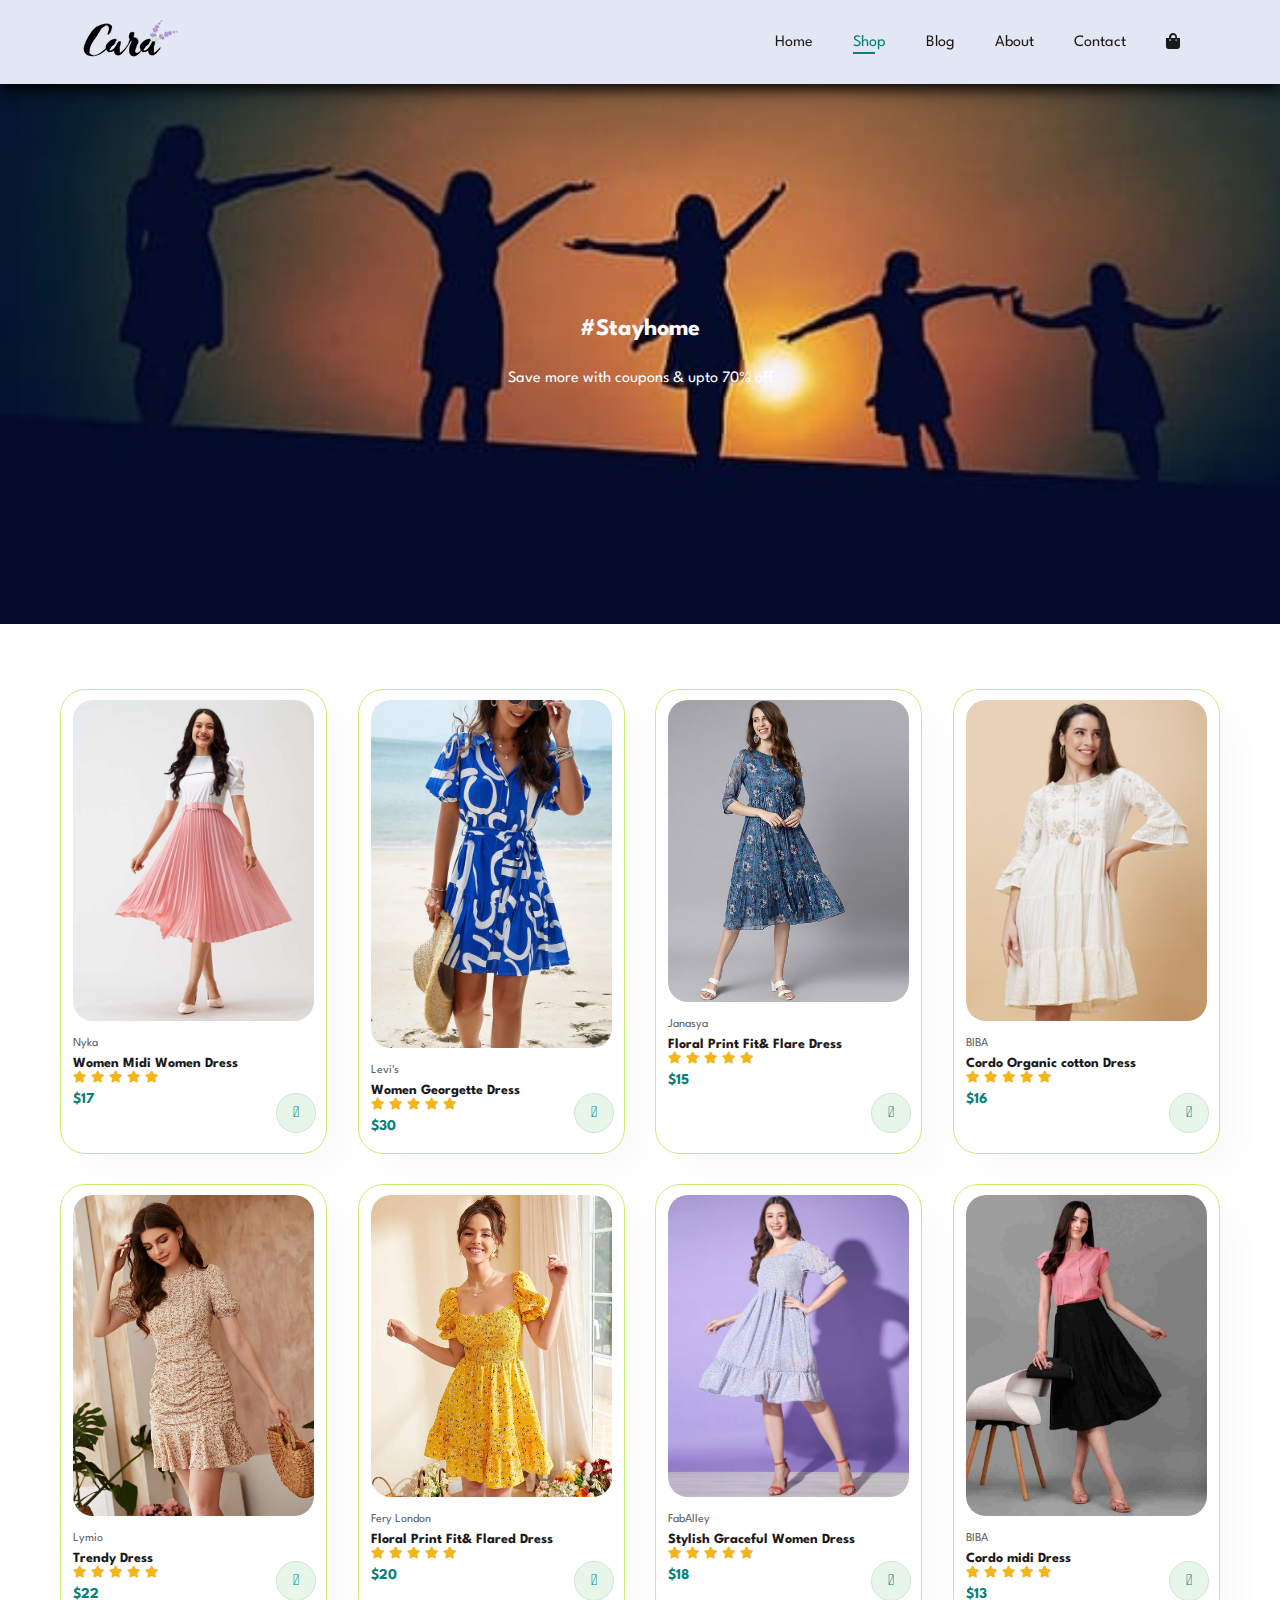
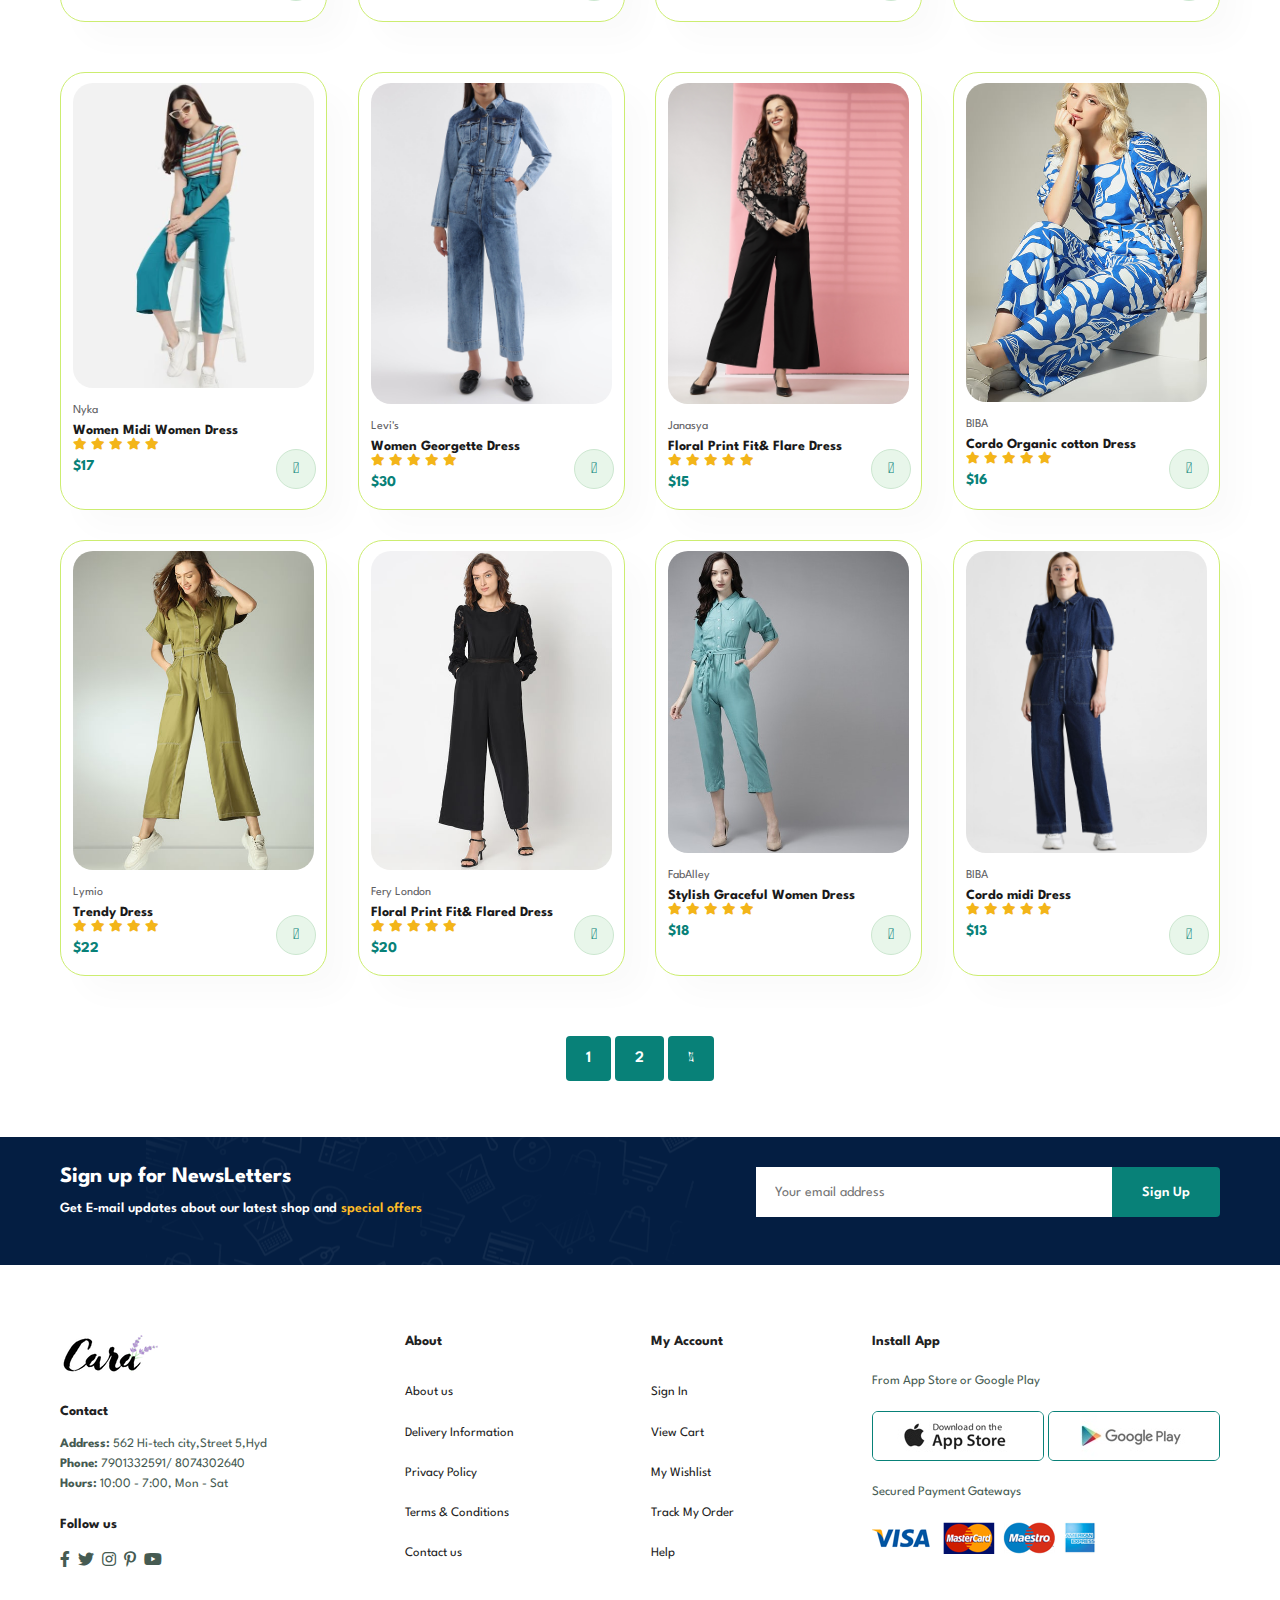
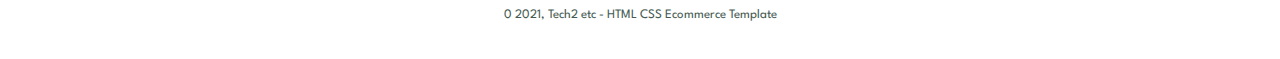
<file: E-Commerce Project/shop.html>
<!DOCTYPE html>
<html lang="en">

<head>
    <meta charset="UTF-8">
    <meta http-equiv="X-UA-Compatible" content="IE-edge">
    <meta name="viewport" content="width=device-width,initial-scale=1.0">
    <title>Ecommerce Project</title>
    <link rel="stylesheet" href="https://pro.fontawesome.com/releases/v5.10.0/css/all.css" />
    <link rel="stylesheet" href="style.css">
</head>
<body>
    <section id="header">
       <a href="#"><img src="img/logo.png" class="logo" alt=""></a>

       <div>
          <ul id="navbar">
              <li><a  href="index.html">Home</a></li>
              <li><a class="active" href="shop.html">Shop</a></li>
              <li><a href="blog.html">Blog</a></li>
              <li><a href="about.html">About</a></li>
              <li><a href="contact.html">Contact</a></li>
              <li id="lg-bag"><a href="cart.html"><i class="fa fa-shopping-bag" aria-hidden="true"></i></a></li>
              <a href="#" id="close"><i class="far fa-times"></i></a>
          </ul>
       </div>
       <div id="mobile">
        <a href="cart.html"><i class="fa fa-shopping-bag" aria-hidden="true"></i></a>
        <i id="bar" class="fas fa-outdent"></i>
       </div>
    </section>
    <section id="page-header">
        <h2>#Stayhome</h2>
        <p>Save more with coupons & upto 70% off</p>
    </section>

    <section id="product1" class="section-p1">
       <div class="pro-container">
        <div class="pro" onclick="window.location.href='sproduct.html';">
          <img src="img/products/f1.jpg" alt="">
          <div class="des">
               <span>Nyka</span>
               <h5>Women Midi Women Dress</h5>
               <div class="star">
                   <i class="fas fa-star"></i>
                   <i class="fas fa-star"></i>
                   <i class="fas fa-star"></i>
                   <i class="fas fa-star"></i>
                   <i class="fas fa-star"></i>
               </div>
               <h4>$17</h4>
          </div>
          <a href="#"><i class="fal fa-shopping-cart cart"></i></a>
        </div>
        <div class="pro">
          <img src="img/products/f2.jpg" alt="">
          <div class="des">
               <span>Levi's</span>
               <h5>Women Georgette Dress</h5>
               <div class="star">
                   <i class="fas fa-star"></i>
                   <i class="fas fa-star"></i>
                   <i class="fas fa-star"></i>
                   <i class="fas fa-star"></i>
                   <i class="fas fa-star"></i>
               </div>
               <h4>$30</h4>
          </div>
          <a href="#"><i class="fal fa-shopping-cart cart"></i></a>
        </div>
        <div class="pro">
          <img src="img/products/f3.jpg" alt="">
          <div class="des">
               <span>Janasya</span>
               <h5>Floral Print Fit& Flare Dress</h5>
               <div class="star">
                   <i class="fas fa-star"></i>
                   <i class="fas fa-star"></i>
                   <i class="fas fa-star"></i>
                   <i class="fas fa-star"></i>
                   <i class="fas fa-star"></i>
               </div>
               <h4>$15</h4>
          </div>
          <a href="#"><i class="fal fa-shopping-cart cart"></i></a>
        </div>
        <div class="pro">
          <img src="img/products/f4.jpg" alt="">
          <div class="des">
               <span>BIBA</span>
               <h5>Cordo Organic cotton Dress</h5>
               <div class="star">
                   <i class="fas fa-star"></i>
                   <i class="fas fa-star"></i>
                   <i class="fas fa-star"></i>
                   <i class="fas fa-star"></i>
                   <i class="fas fa-star"></i>
               </div>
               <h4>$16</h4>
          </div>
          <a href="#"><i class="fal fa-shopping-cart cart"></i></a>
        </div>
        <div class="pro">
          <img src="img/products/f5.jpg" alt="">
          <div class="des">
               <span>Lymio</span>
               <h5>Trendy Dress</h5>
               <div class="star">
                   <i class="fas fa-star"></i>
                   <i class="fas fa-star"></i>
                   <i class="fas fa-star"></i>
                   <i class="fas fa-star"></i>
                   <i class="fas fa-star"></i>
               </div>
               <h4>$22</h4>
          </div>
          <a href="#"><i class="fal fa-shopping-cart cart"></i></a>
        </div>
        <div class="pro">
          <img src="img/products/f6.jpg" alt="">
          <div class="des">
               <span>Fery London</span>
               <h5>Floral Print Fit& Flared Dress</h5>
               <div class="star">
                   <i class="fas fa-star"></i>
                   <i class="fas fa-star"></i>
                   <i class="fas fa-star"></i>
                   <i class="fas fa-star"></i>
                   <i class="fas fa-star"></i>
               </div>
               <h4>$20</h4>
          </div>
          <a href="#"><i class="fal fa-shopping-cart cart"></i></a>
        </div>
        <div class="pro">
          <img src="img/products/f7.jpg" alt="">
          <div class="des">
               <span>FabAlley</span>
               <h5>Stylish Graceful Women Dress</h5>
               <div class="star">
                   <i class="fas fa-star"></i>
                   <i class="fas fa-star"></i>
                   <i class="fas fa-star"></i>
                   <i class="fas fa-star"></i>
                   <i class="fas fa-star"></i>
               </div>
               <h4>$18</h4>
          </div>
          <a href="#"><i class="fal fa-shopping-cart cart"></i></a>
        </div>
        <div class="pro">
          <img src="img/products/f8.jpg" alt="">
          <div class="des">
               <span>BIBA</span>
               <h5>Cordo midi Dress</h5>
               <div class="star">
                   <i class="fas fa-star"></i>
                   <i class="fas fa-star"></i>
                   <i class="fas fa-star"></i>
                   <i class="fas fa-star"></i>
                   <i class="fas fa-star"></i>
               </div>
               <h4>$13</h4>
          </div>
          <a href="#"><i class="fal fa-shopping-cart cart"></i></a>
        </div>
    
      <div class="pro-container">
       <div class="pro">
         <img src="img/products/j1.jpg" alt="">
         <div class="des">
              <span>Nyka</span>
              <h5>Women Midi Women Dress</h5>
              <div class="star">
                  <i class="fas fa-star"></i>
                  <i class="fas fa-star"></i>
                  <i class="fas fa-star"></i>
                  <i class="fas fa-star"></i>
                  <i class="fas fa-star"></i>
              </div>
              <h4>$17</h4>
         </div>
         <a href="#"><i class="fal fa-shopping-cart cart"></i></a>
       </div>
       <div class="pro">
         <img src="img/products/j2.jpg" alt="">
         <div class="des">
              <span>Levi's</span>
              <h5>Women Georgette Dress</h5>
              <div class="star">
                  <i class="fas fa-star"></i>
                  <i class="fas fa-star"></i>
                  <i class="fas fa-star"></i>
                  <i class="fas fa-star"></i>
                  <i class="fas fa-star"></i>
              </div>
              <h4>$30</h4>
         </div>
         <a href="#"><i class="fal fa-shopping-cart cart"></i></a>
       </div>
       <div class="pro">
         <img src="img/products/j3.jpg" alt="">
         <div class="des">
              <span>Janasya</span>
              <h5>Floral Print Fit& Flare Dress</h5>
              <div class="star">
                  <i class="fas fa-star"></i>
                  <i class="fas fa-star"></i>
                  <i class="fas fa-star"></i>
                  <i class="fas fa-star"></i>
                  <i class="fas fa-star"></i>
              </div>
              <h4>$15</h4>
         </div>
         <a href="#"><i class="fal fa-shopping-cart cart"></i></a>
       </div>
       <div class="pro">
         <img src="img/products/j4.jpg" alt="">
         <div class="des">
              <span>BIBA</span>
              <h5>Cordo Organic cotton Dress</h5>
              <div class="star">
                  <i class="fas fa-star"></i>
                  <i class="fas fa-star"></i>
                  <i class="fas fa-star"></i>
                  <i class="fas fa-star"></i>
                  <i class="fas fa-star"></i>
              </div>
              <h4>$16</h4>
         </div>
         <a href="#"><i class="fal fa-shopping-cart cart"></i></a>
       </div>
       <div class="pro">
         <img src="img/products/j5.jpg" alt="">
         <div class="des">
              <span>Lymio</span>
              <h5>Trendy Dress</h5>
              <div class="star">
                  <i class="fas fa-star"></i>
                  <i class="fas fa-star"></i>
                  <i class="fas fa-star"></i>
                  <i class="fas fa-star"></i>
                  <i class="fas fa-star"></i>
              </div>
              <h4>$22</h4>
         </div>
         <a href="#"><i class="fal fa-shopping-cart cart"></i></a>
       </div>
       <div class="pro">
         <img src="img/products/j6.jpg" alt="">
         <div class="des">
              <span>Fery London</span>
              <h5>Floral Print Fit& Flared Dress</h5>
              <div class="star">
                  <i class="fas fa-star"></i>
                  <i class="fas fa-star"></i>
                  <i class="fas fa-star"></i>
                  <i class="fas fa-star"></i>
                  <i class="fas fa-star"></i>
              </div>
              <h4>$20</h4>
         </div>
         <a href="#"><i class="fal fa-shopping-cart cart"></i></a>
       </div>
       <div class="pro">
         <img src="img/products/j7.jpg" alt="">
         <div class="des">
              <span>FabAlley</span>
              <h5>Stylish Graceful Women Dress</h5>
              <div class="star">
                  <i class="fas fa-star"></i>
                  <i class="fas fa-star"></i>
                  <i class="fas fa-star"></i>
                  <i class="fas fa-star"></i>
                  <i class="fas fa-star"></i>
              </div>
              <h4>$18</h4>
         </div>
         <a href="#"><i class="fal fa-shopping-cart cart"></i></a>
       </div>
       <div class="pro">
         <img src="img/products/j8.jpg" alt="">
         <div class="des">
              <span>BIBA</span>
              <h5>Cordo midi Dress</h5>
              <div class="star">
                  <i class="fas fa-star"></i>
                  <i class="fas fa-star"></i>
                  <i class="fas fa-star"></i>
                  <i class="fas fa-star"></i>
                  <i class="fas fa-star"></i>
              </div>
              <h4>$13</h4>
         </div>
         <a href="#"><i class="fal fa-shopping-cart cart"></i></a>
       </div>
      </div>
    </section>
    <section id="pagination" class="section-p1">
       <a href="#">1</a>
       <a href="#">2</a>
       <a href="#"><i class="fal fa-long-arrow-alt-right"></i></a>
    </section>
    
    <section id="newsletter" class="section-p1 section-m1">
      <div class="newstext">
           <h4>Sign up for NewsLetters</h4>
           <p>Get E-mail updates about our latest shop and <span>special offers</span></p>
      </div>
      <div class="form">
        <input type="text" placeholder="Your email address">
        <button class="normal">Sign Up</button>

      </div>
    </section>

    <footer class="section-p1">
      <div  class="col">
         <img class="logo" src="img/logo.png" alt="">
         <h4>Contact</h4>
         <p><strong>Address: </strong>562 Hi-tech city,Street 5,Hyd</p>
         <p><strong>Phone: </strong>7901332591/ 8074302640</p>
         <p><strong>Hours: </strong> 10:00 - 7:00, Mon - Sat</p>
         <div class="follow">
          <h4>Follow us</h4>
          <div class="icon">
            <i class="fab fa-facebook-f"></i>
            <i class="fab fa-twitter"></i>
            <i class="fab fa-instagram"></i>
            <i class="fab fa-pinterest-p"></i>
            <i class="fab fa-youtube"></i>
          </div>
         </div>
      </div>
      <div class="col">
        <h4>About</h4>
         <a href="#">About us</a>
         <a href="#">Delivery Information</a>
         <a href="#">Privacy Policy</a>
         <a href="#">Terms & Conditions</a>
         <a href="#">Contact us</a>
      </div>
      <div class="col">
        <h4>My Account</h4>
         <a href="#">Sign In</a>
         <a href="#">View Cart</a>
         <a href="#">My Wishlist</a>
         <a href="#">Track My Order</a>
         <a href="#">Help</a>
      </div>
      <div class="col install">
         <h4>Install App</h4>
         <p>From App Store or Google Play</p>
         <div class="row">
          <img src="img/pay/app.jpg" alt="">
          <img src="img/pay/play.jpg" alt="">
         </div>
         <p>Secured Payment Gateways</p>
         <img src="img/pay/pay.png" alt="">
      </div>
      <div class="copyright">
          <p>0 2021, Tech2 etc - HTML CSS Ecommerce Template</p>
      </div>
    </footer>

       <script src="script.js"></script>
</body>
</file>
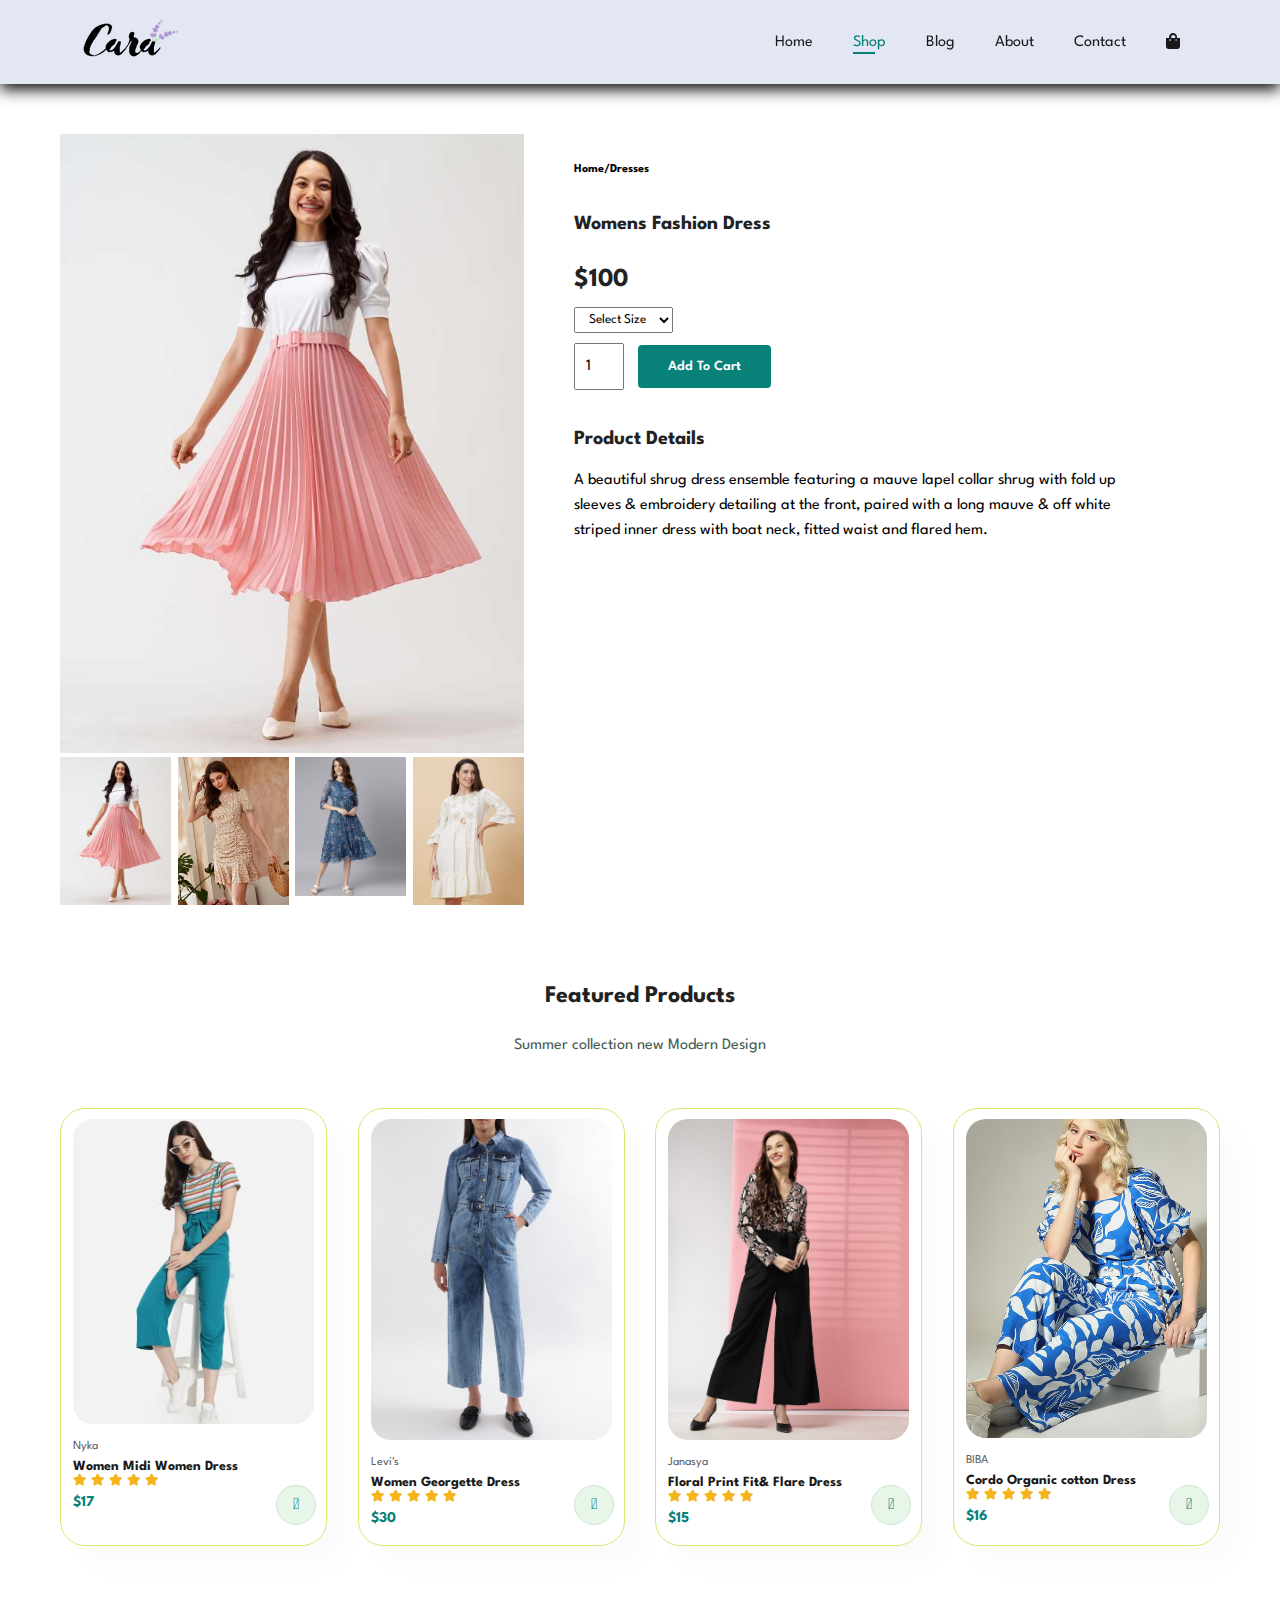
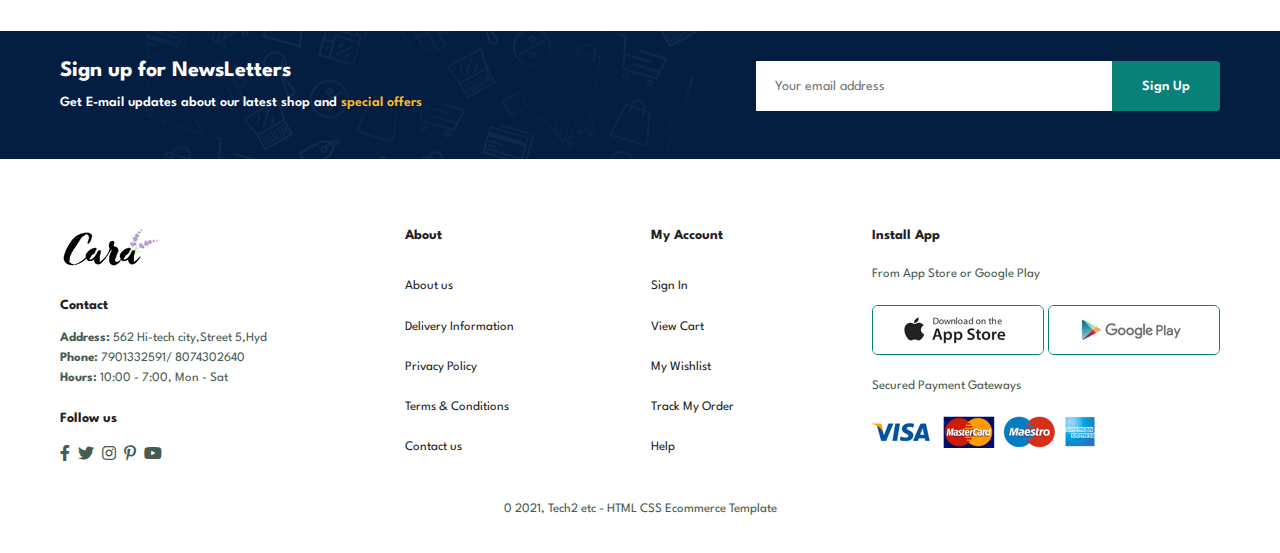
<file: E-Commerce Project/sproduct.html>
<!DOCTYPE html>
<html lang="en">

<head>
    <meta charset="UTF-8">
    <meta http-equiv="X-UA-Compatible" content="IE-edge">
    <meta name="viewport" content="width=device-width,initial-scale=1.0">
    <title>Ecommerce Project</title>
    <link rel="stylesheet" href="https://pro.fontawesome.com/releases/v5.10.0/css/all.css" />
    <link rel="stylesheet" href="style.css">
</head>
<body>
    <section id="header">
       <a href="#"><img src="img/logo.png" class="logo" alt=""></a>

       <div>
          <ul id="navbar">
              <li><a  href="index.html">Home</a></li>
              <li><a class="active" href="shop.html">Shop</a></li>
              <li><a href="blog.html">Blog</a></li>
              <li><a href="about.html">About</a></li>
              <li><a href="contact.html">Contact</a></li>
              <li id="lg-bag"><a href="cart.html"><i class="fa fa-shopping-bag" aria-hidden="true"></i></a></li>
              <a href="#" id="close"><i class="far fa-times"></i></a>
          </ul>
       </div>
       <div id="mobile">
        <a href="cart.html"><i class="fa fa-shopping-bag" aria-hidden="true"></i></a>
        <i id="bar" class="fas fa-outdent"></i>
       </div>
    </section>
    <section id="prodetails" class="section-p1">
      <div class="single-pro-image">
         <img src="img/products/f1.jpg" width="100%" id="MainImg" alt="">

         <div class="small-img-group">
             <div class="small-img-col">
               <img src="img/products/f1.jpg" width="100%" class="small-img"alt="">
             </div>
             <div class="small-img-col">
               <img src="img/products/f5.jpg" width="100%" class="small-img"alt="">
             </div>
             <div class="small-img-col">
               <img src="img/products/f3.jpg" width="100%" class="small-img"alt="">
             </div>
             <div class="small-img-col">
               <img src="img/products/f4.jpg" width="100%" class="small-img"alt="">
             </div>
         </div>
      </div>

      <div class="single-pro-details ">
         <h6>Home/Dresses</h6>
         <h4>Womens Fashion Dress</h4>
         <h2>$100</h2>
         <select >
            <option>Select Size</option>
            <option>Xs</option>
            <option>S</option>
            <option>M</option>
            <option>L</option>
         </select>
         <input type="number" value="1">
         <button class="normal">Add To Cart</button>
         <h4>Product Details</h4>
         <span>A beautiful shrug dress ensemble featuring a mauve lapel collar shrug with 
         fold up sleeves & embroidery detailing at the front, paired with a long mauve & off
         white striped inner dress with boat neck, fitted waist and flared hem.</span>
      </div>
    </section>
    <section id="product1" class="section-p1">
      <h2>Featured Products</h2>
      <p>Summer collection new Modern Design</p>
      <div class="pro-container">
       <div class="pro">
         <img src="img/products/j1.jpg" alt="">
         <div class="des">
              <span>Nyka</span>
              <h5>Women Midi Women Dress</h5>
              <div class="star">
                  <i class="fas fa-star"></i>
                  <i class="fas fa-star"></i>
                  <i class="fas fa-star"></i>
                  <i class="fas fa-star"></i>
                  <i class="fas fa-star"></i>
              </div>
              <h4>$17</h4>
         </div>
         <a href="#"><i class="fal fa-shopping-cart cart"></i></a>
       </div>
       <div class="pro">
         <img src="img/products/j2.jpg" alt="">
         <div class="des">
              <span>Levi's</span>
              <h5>Women Georgette Dress</h5>
              <div class="star">
                  <i class="fas fa-star"></i>
                  <i class="fas fa-star"></i>
                  <i class="fas fa-star"></i>
                  <i class="fas fa-star"></i>
                  <i class="fas fa-star"></i>
              </div>
              <h4>$30</h4>
         </div>
         <a href="#"><i class="fal fa-shopping-cart cart"></i></a>
       </div>
       <div class="pro">
         <img src="img/products/j3.jpg" alt="">
         <div class="des">
              <span>Janasya</span>
              <h5>Floral Print Fit& Flare Dress</h5>
              <div class="star">
                  <i class="fas fa-star"></i>
                  <i class="fas fa-star"></i>
                  <i class="fas fa-star"></i>
                  <i class="fas fa-star"></i>
                  <i class="fas fa-star"></i>
              </div>
              <h4>$15</h4>
         </div>
         <a href="#"><i class="fal fa-shopping-cart cart"></i></a>
       </div>
       <div class="pro">
         <img src="img/products/j4.jpg" alt="">
         <div class="des">
              <span>BIBA</span>
              <h5>Cordo Organic cotton Dress</h5>
              <div class="star">
                  <i class="fas fa-star"></i>
                  <i class="fas fa-star"></i>
                  <i class="fas fa-star"></i>
                  <i class="fas fa-star"></i>
                  <i class="fas fa-star"></i>
              </div>
              <h4>$16</h4>
         </div>
         <a href="#"><i class="fal fa-shopping-cart cart"></i></a>
       </div>
      
      </div>
    </section>
    
    <section id="newsletter" class="section-p1 section-m1">
      <div class="newstext">
           <h4>Sign up for NewsLetters</h4>
           <p>Get E-mail updates about our latest shop and <span>special offers</span></p>
      </div>
      <div class="form">
        <input type="text" placeholder="Your email address">
        <button class="normal">Sign Up</button>

      </div>
    </section>

    <footer class="section-p1">
      <div  class="col">
         <img class="logo" src="img/logo.png" alt="">
         <h4>Contact</h4>
         <p><strong>Address: </strong>562 Hi-tech city,Street 5,Hyd</p>
         <p><strong>Phone: </strong>7901332591/ 8074302640</p>
         <p><strong>Hours: </strong> 10:00 - 7:00, Mon - Sat</p>
         <div class="follow">
          <h4>Follow us</h4>
          <div class="icon">
            <i class="fab fa-facebook-f"></i>
            <i class="fab fa-twitter"></i>
            <i class="fab fa-instagram"></i>
            <i class="fab fa-pinterest-p"></i>
            <i class="fab fa-youtube"></i>
          </div>
         </div>
      </div>
      <div class="col">
        <h4>About</h4>
         <a href="#">About us</a>
         <a href="#">Delivery Information</a>
         <a href="#">Privacy Policy</a>
         <a href="#">Terms & Conditions</a>
         <a href="#">Contact us</a>
      </div>
      <div class="col">
        <h4>My Account</h4>
         <a href="#">Sign In</a>
         <a href="#">View Cart</a>
         <a href="#">My Wishlist</a>
         <a href="#">Track My Order</a>
         <a href="#">Help</a>
      </div>
      <div class="col install">
         <h4>Install App</h4>
         <p>From App Store or Google Play</p>
         <div class="row">
          <img src="img/pay/app.jpg" alt="">
          <img src="img/pay/play.jpg" alt="">
         </div>
         <p>Secured Payment Gateways</p>
         <img src="img/pay/pay.png" alt="">
      </div>
      <div class="copyright">
          <p>0 2021, Tech2 etc - HTML CSS Ecommerce Template</p>
      </div>
    </footer>
    <script>
      var MainImg = document.getElementById("MainImg");
      var smallimg = document.getElementsByClassName("small-img");

      smallimg[0].onclick = function(){
        MainImg.src = smallimg[0].src;
      }
      smallimg[1].onclick = function(){
        MainImg.src = smallimg[1].src;
      }
      smallimg[2].onclick = function(){
        MainImg.src = smallimg[2].src;
      }
      smallimg[3].onclick = function(){
        MainImg.src = smallimg[3].src;
      }
    </script>


       <script src="script.js"></script>
</body>
</file>
<file: E-Commerce Project/style.css>
@import url("https://fonts.googleapis.com/css2?family=Spartan:wght@100;200;300;400;500;600;700;800;900&display=swap");

*{
    margin:0;
    padding:0;
    box-sizing:border-box;
    font-family:'spartan',sans-serif;
}

h1{
   font-size:50px;
   line-height:64px;
   color:#222;
}

h2{
    font: size 46px;
    line-height:54px;
    color:#222;
}

h4{
    font-size:20px;
    color:#222;
}
h6{
    font-weight: 700;
    font-size:12px;
}

p{
   font-size:16px;
   color:#465b52;
   margin:15px 0 20px 0;
}

.section-p1{
    padding:30px 60px;
}

.section-m1{
    margin:40px 0;
}

button.normal{
    font-size: 14px;
    font-weight:600 ;
    padding: 15px 30px;
    color:#000;
    background-color:pink;
    border-radius: 4px;
    cursor:pointer;
    border: none;
    outline: none;
    transition: 0.2s;
}

button.white{
    font-size: 13px;
    font-weight:600 ;
    padding: 11px 18px;
    color:#000;
    background-color:transparent;
    cursor:pointer;
    border: 1px solid #fff;
    outline: none;
    transition: 0.2s;
}
body{
    width:100%;
}

#header{
    display:flex;
    align-items:center;
    justify-content:space-between;
    padding:20px 80px;
    background: #E3E6F3;
    box-shadow: 0 5px 15px rgba(0,0,0.06);
    z-index: 999;
    position:sticky;
    top :0;
    left:0;
}
#navbar{
    display:flex;
    align-items:center;
    justify-content: center;
}

#navbar li{
    list-style: none;
    padding:0 20px; 
    position:relative;
}

#navbar li a{
    text-decoration:none;
    font-size:16px;
    font-weight: 600px;
    color:#1a1a1a;
    transition:0.3s ease;
}

#navbar li a:hover,
#navbar li a.active{
    color:#088178;
}

#navbar li a.active::after,
#navbar li a:hover::after{
    content:"";
    width:30%;
    height:2px;
    background: #088178;
    position:absolute;
    bottom: -4px;
    left:20px;
}

#mobile{
    display: none;
    align-items: center;
}
#close{
    display: none;
}

#hero{
    background-image:url("img/heroine.jpg");
    height:90vh;
    width:100%;
    background-position: top 25% right 0;
    padding:0 80px;
    display:flex;
    flex-direction: column;
    align-items: flex-start;
    justify-content: center;
}

#hero h4{
    padding-bottom:15px;
}

#hero h1{
    color:#088178;
}

#hero button{
    background-image:url("img/button.png");
    background-color: transparent;
    color:#088178;
    border:0;
    padding:14px 80px 14px 65px;
    background-repeat: no-repeat;
    cursor:pointer;
    font-weight: 700;
    font-size: 15px;
}

#feature{
    display: flex;
    align-items: center;
    justify-content: space-between;
    flex-wrap: wrap;
} 
#feature .fe-box{
    width: 180px;
    text-align: center;
    padding:25px 15px;
    box-shadow: 20px 20px 34px rgba(0, 0, 0, 0.03);
    border:1px solid #cce7d0;
    border-radius: 4px;
    margin: 15px 0;
}

#feature.fe-box:hover{
    box-shadow: 10px 10px 54px rgba(70, 62, 221, 0.1);
}

#feature .fe-box img{
    width: 100%;
    margin-bottom: 10px;
}

#feature .fe-box h6{
    display: inline-block;
    padding:9px 8px 6px 8px;
    line-height:1;
    border-radius: 4px;
    color:#088178;
    background-color: #fddde4;
}

#feature .fe-box:nth-child(2) h6{
    background-color: #cdebbc;
}

#feature .fe-box:nth-child(3) h6{
    background-color: #d1e8f2;
}

#feature .fe-box:nth-child(4) h6{
    background-color: #cdd4f8;
}

#feature .fe-box:nth-child(5) h6{
    background-color: #f6dbf6;
}

#feature .fe-box:nth-child(6) h6{
    background-color: #fff2ef;
}

#product1{
    text-align: center;
}

#product1 .pro-container{
    display:flex;
    justify-content: space-between;
    padding-top:20px;
    flex-wrap: wrap;

}
#product1 .pro{
    width: 23% ;
    min-width: 250px;
    padding:10px 12px ;
    border: 1px solid #cced70;
    border-radius: 25px;
    cursor: pointer;
    box-shadow: 20px 20px 30px rgba(0, 0, 0, 0.02);
    margin:15px 0;
    transition:0.2s ease;
    position:relative;
}

#product1 .pro:hover{
    box-shadow: 20px 20px 30px rgba(0, 0, 0, 0.06);
}


#product1 .pro img{
     width: 100%;
     border-radius: 20px;
}

#product1 .pro .des{
    text-align:start;
    padding:10px 0;
}

#product1 .pro .des span{
    color:#606063;
    font-size:12px;   
}

#product1 .pro .des h5{
    padding-top: 7px;
    color:#1a1a1a;
    font-size: 14px;
}

#product1 .pro .des i{
    font-size: 12px;
    color:rgb(243, 181, 25) ;
}

#product1 .pro .des h4{
    padding-top: 7px;
    font-size: 15px;
    font-weight: 700;
    color:#088178;
}

#product1 .pro .cart{
    width: 40px;
    height: 40px;
    line-height: 40px;
    border-radius: 50px;
    background-color: #e8f6ea;
    font-weight: 500;
    color: #088178;
    border:1px solid #cce7d0 ;
    position:absolute;
    bottom:20px;
    right:10px;
}

#banner{
    display: flex;
    flex-direction: column;
    justify-content: center;
    align-items: center;
    text-align: center;
    background-image: url("img/banner/b1.jpg");
    width:100%;
    height:40vh;
    background-size: cover;
    background-position: center;
}

#banner h4{
     color:red;
     font-size: 16px;
}

#banner h2{
  font-size: 30px;
  padding:10px 0;
}

#banner h2 span{
   color:green;
}

#banner button:hover{
    background:#088178 ;
    color: #fff;
}

#sm-banner{
    display: flex;
    justify-content: space-between;
    flex-wrap: wrap;
}

#sm-banner .banner-box{
    display: flex;
    flex-direction: column;
    justify-content: center;
    align-items: flex-start;
    background-image: url("img/banner/b2.jpg");
    min-width:480px;
    height:50vh;
    background-size: cover;
    background-position: center;
    padding: 30px;
}

#sm-banner .banner-box2{
 
    background-image: url("img/banner/b3.jpg");
}

#sm-banner h4{
    font-size: 20px;
    font-weight: 300;
}

#sm-banner h2{
    font-size: 28px;
    font-weight: 800;
}

#sm-banner span{
    font-size: 14px;
    font-weight: 500;
    padding-bottom: 15px;
}

#sm-banner .banner-box:hover button{
    background:#088178 ;
    color: #fff;
}

#banner3{
    display:flex;
    justify-content: space-between;
    flex-wrap: wrap;
    padding: 0 60px;
}

#banner3 .banner-box{
    display: flex;
    flex-direction: column;
    justify-content: center;
    align-items: flex-start;
    background-image: url("img/banner/b4.jpg");
    min-width:30%px;
    height:30vh;
    background-size: cover;
    background-position: center;
    padding: 20px;
    margin-bottom: 20px;
}

#banner3 .banner-box2{
    background-image: url("img/banner/b6.png");
}

#banner3 .banner-box3{
    background-image: url("img/banner/b5.jpg");
}

#banner3 h2{
    color: #fff;
    font-weight: 900;
    font-size: 22px;
}

#banner3 .banner-box h3{
    color:crimson;
    font-weight: 800;
    font-size: 15px;
}

#newsletter{
    display: flex;
    justify-content: space-between;
    flex-wrap: wrap;
    align-items:cente ;
    background-image:  url("img/banner/b7.png");
    background-repeat: no-repeat;
    background-position: 20% 30%;
    background-color: #041e42;
}

#newsletter h4{
    font-size:22px;
    font-weight: 700;
    color: #fff;
}

#newsletter p{
    font-size:14px;
    font-weight: 600;
    color: #fff;
}

#newsletter p span {
    color: #ffbd27;
}

#newsletter .form{
    display: flex;
    width:40%;
}

#newsletter input{
    height: 3.125rem;
    padding:0 1.25em;
    font-size: 14px;
    width: 100%;
    border:1px solid transparent ;
    outline: none;
    border-top-right-radius: 0;
    border-bottom-right-radius: 0;
}

#newsletter button{
   background-color: #088178;
   color: #fff;
   white-space: nowrap;
   height: 50px;
   border-top-left-radius: 0;
    border-bottom-left-radius: 0;
}

footer{
    display:flex;
    flex-wrap: wrap;
    justify-content: space-between;
}

footer .col{
    display:flex;
    flex-direction: column;
    justify-content: space-between;
    align-items: flex-start;
    margin-bottom: 20px;
}

footer .logo{
    margin-bottom: 30px; 
}

footer h4{
   font-size: 14px;
   padding-bottom: 20px;
}

footer p{
    font-size: 13px;
    margin: 0 0 8px 0;
 }

 footer a{
    font-size: 13px;
    text-decoration: none;
    color:#222 ;
    margin-bottom: 10px;
 }

 footer .follow{
    margin-top: 20px;
 }

 footer .follow i{
    color: #465b52;
    padding-right: 4px;
    cursor: pointer;
 }

 footer .install .row img{
    border: 1px solid #088178;
    border-radius: 6px;
 }

 footer .install img{
    margin:10px 0 15px 0;
 }

 footer .follow i:hover,
 footer a:hover
 {
     color:#088178;
 }

 footer .copyright{
    width: 100%;
    text-align: center;
    padding-top: 20px;
 }

 #page-header{
    background-image: url("img/banner/b9.jpg");
    width: 100%;
    height:60vh;
    background-size:cover;
    display:flex;
    justify-content: center;
    text-align: center;
    flex-direction: column;
    padding: 14px;  
 }
 #page-header h2,
 #page-header p{
    color:white;
 }

 #pagination{
    text-align:center ;
 } 
 #pagination a{
    text-decoration: none;
    background-color: #088178;
    padding: 15px 20px;
    border-radius: 4px;
    color: #fff;
    font-weight:600 ;
 }
 #pagination a i{
    font-size:16px ;
    font-weight: 600;
 }

 #prodetails{
    display: flex;
    margin-top:20px ;
 }

 #prodetails .single-pro-image{
    width:40%;
    margin-right: 50px;
 }

 .small-img-group{
    display:flex;
    justify-content:space-between ;
 }

 .small-img-col{
    flex-basis: 24%;
    cursor:pointer;
 }
 #prodetails .single-pro-details{
    width:50%;
    padding-top: 30px;
 }
 #prodetails .single-pro-details h4{
     padding: 40px 0 20px 0;
 }
 #prodetails .single-pro-details h2{
    font-size: 26px;
}
#prodetails .single-pro-details select{
    display: block;
    padding: 5px 10px;
    margin-bottom: 10px;
}
#prodetails .single-pro-details input{
    width: 50px;
    height: 47px;
    padding-left:10px ;
    font-size: 16px;
    margin-right: 10px;
}
#prodetails .single-pro-details input:focus{
outline: none;
}
#prodetails .single-pro-details button{
    background-color: #088178;
    color: #fff;
}
#prodetails .single-pro-details span{
    line-height: 25px;
}

#page-header.blog-header{
    background-image: url("img/banner/b8.jpg");
}
#blog{
    padding:150px 150px 0 150px;
}
#blog .blog-box{
    display: flex;
    align-items: center;
    width: 100%;
    position: relative;
    padding-bottom:90px;
}
#blog .blog-img{
    width: 50%;
    margin-right: 40px;
}

#blog img{
    width: 100%;
    height: 250px;
    object-fit: cover;
}
#blog .blog-details{
    width: 50%;
}
#blog .blog-details a{
    text-decoration:none ;
    font-size: 11px;
    color: #000;
    font-weight: 700;
    position: relative;
    transition: 0.3s;
}
#blog .blog-details a::after{
    content: "";
    width: 50px;
    height: 1px;
    background-color: #000;
    position: absolute;
    top: 4px;
    right: -60px;
}

#blog .blog-details a:hover{
    color: #088178 ;
}
#blog .blog-details a:hover::after{
    background-color:#088178 ;
}
#blog .blog-box h1{
   position: absolute;
   top: -40px;
   left: 0;
   font-size:70px;
   font-weight:700;
   color: #c9cbce;
   z-index: -9;
}

/* About Page */
#page-header.about-header 
{
background-image: url("img/about/banner.jpg");
}
#about-head{
    display: flex;
    align-items: center;
}

#about-head img{
    width:50%;
    height:auto;
}

#about-head div{
    padding-left: 40px;
}
#about-app{
    text-align: center;
}
#about-app .video{
    width: 70%;
    height: 100%;
    margin: 30px auto 0 auto;
}
#about-app .video video{
    width: 100%;  
    height: 100%;
    border-radius:20px ;
}
  /* Contact Page */

  #contact-details{
    display: flex;
    align-items: center;
    justify-content: space-between;
  }
  #contact-details .details{
     width: 40%;
  }
  #contact-details .details span,
  #form-details form span{
    font-size: 12px;   
  }
  #contact-details .details h2,
  #form-details form h2{
    font-size: 26px;
    line-height: 35px;
    padding:20px 0 ;
  }
  #contact-details .details h3{
    font-size: 16px;
    padding-bottom: 15px;
  }
  #contact-details .details li{
    list-style: none;
    display: flex;
    padding:10px 0;
  }
  #contact-details .details li i{
    font-size:14px;
    padding-right:22px ;
  }
  #contact-details .details li p{
    margin:0;
    font-size: 14px;
  }
  #contact-details .map{
    width: 55%;
    height:400px;
  }
  #contact-details .map iframe {
    width: 100%;
    height:100%;
  }

  #form-details{
    display: flex;
    justify-content:space-between ;
    margin: 30px;
    padding:80px;
    border: 1px solid #e1e1e1;
  }
  #form-details form{
    width: 65%;
    display: flex;
    flex-direction: column;
    align-items: flex-start;
  }
  #form-details form input,
  #form-details form textarea{
    width: 100%;
    padding: 12px 15px;
    outline: none;
    margin-bottom: 20px;
    border: 1px solid #e1e1e1;
  }
  #form-details form button{
    background-color: #088178;
    color: white;
  }
  #form-details .people div{
    padding-bottom: 25px;  
    display: flex;
    align-items: flex-start;
  }
  #form-details .people div img{
    width: 65px;
    height:65px;
    object-fit: cover;
    margin-right: 15px;
  }
  #form-details .people div p{
    margin: 0;
    font-size: 13px;
    line-height: 25px;
  }
  #form-details .people div p span{
    display: block;
    font-size: 16px;
    font-weight: 600;
    color: #000;
  }

  /* Cart Page */

  #cart{
    overflow-x:auto ;
  }
  #cart table {
    width: 100%;
    border-collapse:collapse ;
    table-layout: fixed;
    white-space: nowrap;
  }
  #cart table img{
    width: 70px;
  }
 #cart table td:nth-child(1){
     width: 100px;
     text-align: center;
 }
 #cart table td:nth-child(2){
    width: 150px;
    text-align: center;
}
#cart table td:nth-child(3){
    width: 250px;
    text-align: center;
}
#cart table td:nth-child(4),
#cart table td:nth-child(5)
#cart table td:nth-child(6){
     width: 150px;
     text-align: center;
 }
 #cart table td:nth-child(5) input{
    width: 70px;
    padding: 10px 5px 10px 15px;
 }
 #cart table thead{
    border: 1px solid #e2e9e1;
    border-left: none;
    border-right: none;
 }
 #cart table thead td{
    font-weight: 700;
    text-transform:uppercase ;
    font-size: 13px;
    padding: 18px 0;
 }
 #cart table tbody tr td{
   padding-top:15px ;
 }
 #cart table tbody  td{
    font-size:13px ;
 }
 #cart-add{
    display: flex;
    flex-wrap: wrap;
    justify-content: space-between;
 }
#coupon{
  width:50% ;
  margin-bottom: 30px;
}
#coupon h3,
#subtotal h3 {
    padding-bottom: 15px;
}
#coupon input{
    padding:10px 20px ;
    outline: none;
    width: 60%;
    margin-right:10px ;
    border: 1px solid #e2e9e1;
}
#coupon button,
#subtotal button{
    background-color: #088178;
    color:white;
    padding: 12px 20px;
}
#subtotal{
    width: 50%;
    margin-bottom:30px;
    border: 1px solid #e2e9e1;
    padding: 30px;
}
#subtotal table{
    border-collapse: collapse;
    width: 100%;
    margin-bottom: 20px;
}
#subtotal table td{
    width: 50%;
    border: 1px solid #e2e9e1 ;
    padding: 10px;
    font-size: 13px;
}

 @media (max-width:799px){
    .section-p1 {
        padding: 10px 10px;
    }
     #navbar {
        display: flex;
        flex-direction: column;
        align-items: flex-start;
        justify-content: flex-start;
        position: fixed;
        top: 0;
        right: -300px;
        height: 100vh;
        width: 300px;
        background-color: #E3E6F3;
        box-shadow: 0 40px 60px rgba(0, 0, 0, 0.1);
        padding: 80px 0 0 10px;
        transition: 0.3s;
     }
     #navbar.active{
        right: 0px;
     }
    #navbar li{
        margin-bottom: 25px;
    }
    #mobile{
        display:flex;
        align-items: center;
    }
    #mobile i{
        color:#1a1a1a;
        font-size: 24px;
        padding-left: 20px;
    }
    #close{
        display: initial;
        position: absolute;
        top: 30px;
        left: 30px;
        color: #222;
        font-size: 24px;
    }
    #lg-bag{
        display: none;
    }
    #hero {
       
        height: 85vh;
        padding: 0 80px;
        background-position:top 30% right 30% ;
   }
   #feature {
    justify-content: center;
   }
   #feature .fe-box {
    margin: 15px 15px;
}
#product1 .pro-container {
    justify-content:center ;
}
#product1 .pro {
    margin: 15px;
}
#banner {
    height: 40vh;
}
#sm-banner .banner-box {
    min-width: 100%;
    height: 50vh;
}
 #banner3 {
    padding: 0 40px;
 }
 #banner3 .banner-box{
    width:28%;
 }
 #newsletter .form {
    width: 70%;
}
/* Contact Page */
#form-details{
    padding: 40px;
}
#form-details form{
    width: 50%;
}

}
@media(max-width:477px)
{
    .section-p1{
        padding: 20px;
    }
    #header {
        padding: 10px 30px;
    }
    h1{
        font-size: 38px;
    }
    h2{
        font-size: 38px;
    }
    #hero{
        padding: 0 20px;
        background-position:55% ;
    }
    #feature{
        justify-content: space-between;
    }
    #feature .fe-box {
        width: 155px;
        margin: 0 0 15px 0;
    }
    #product1 .pro{
        width:100%;
    }
    #banner{
        height: 40vh;
    }
    #sm-banner .banner-box{
        height: 40vh;
    }
    #sm-banner .banner-box2{
        margin-top: 20px;
    }
    #banner3 {
        padding:0 20px;
    }
    #banner3 .banner-box {
        width:100%;
    }
    #newsletter{
        padding:40px 20px;
    }
    #newsletter .form{
        width:100%;
    }
    footer .copyright{
        text-align: start;
    }
    /* single product */
    #prodetails{
     display : flex;
     flex-direction : column;
    }
    #prodetails .single-pro-image{
        width: 100%;
        margin-right: 0px;
    }
    #prodetails .single-pro-details{
        width: 100%;
        padding-top:30px ;
    }
    /* Blog Page */
    #blog {
        padding: 100px 20px 0 20px;
    }
    #blog .blog-box {
        display: flex;
        flex-direction: column;
        align-items: flex-start;
    }
    #blog .blog-img {
        width: 100%;
        margin-right: 0px;
        margin-bottom: 30px ;
    }
    #blog .blog-details{
        width:100% ;
    }
    /* About Page */
    #about-head{
        flex-direction: column;
    }
    #about-head img{
        width: 100%;
        margin-bottom: 20px;
    }
    #about-head div{
        padding-left:0px;
    } 
    #about-head .video{
        width: 100%;
    }

    /* Contact Page */
    #contact-details{
        flex-direction:column;
    }
    #contact-details .details{
        width:100% ;
        margin-bottom: 30px;
    }
    #contact-details .map{
        width: 100%;
    }
    #form-details{
       margin: 10px;
       padding: 30px 10px;
       flex-wrap: wrap;
    }
    #form-details form{
        width:100%;
        margin-bottom: 30px ;
    }
    /* Cart Page */
    #cart-add{
        flex-direction: column;
    }
    #coupon{
        width: 100%;
    }
    #subtotal{
        width: 100%;
        padding:20px;
    }
}
</file>
